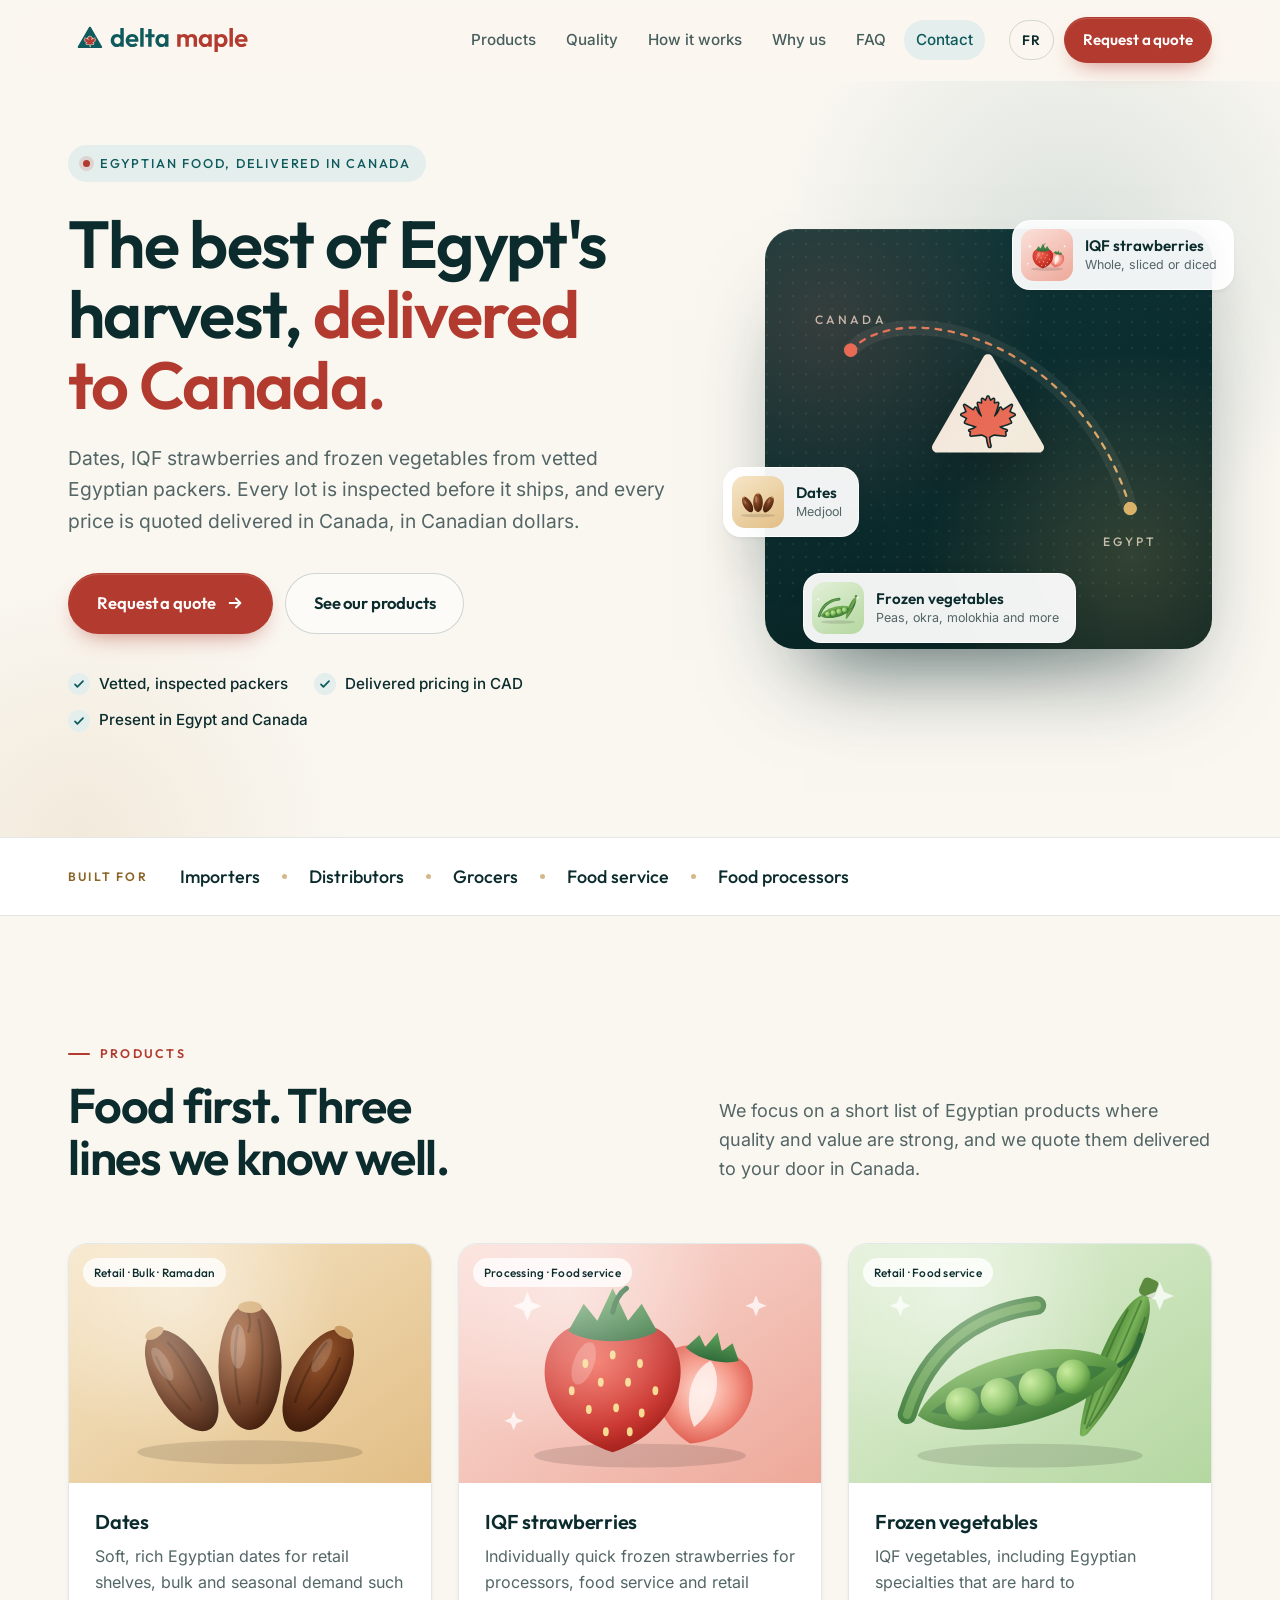
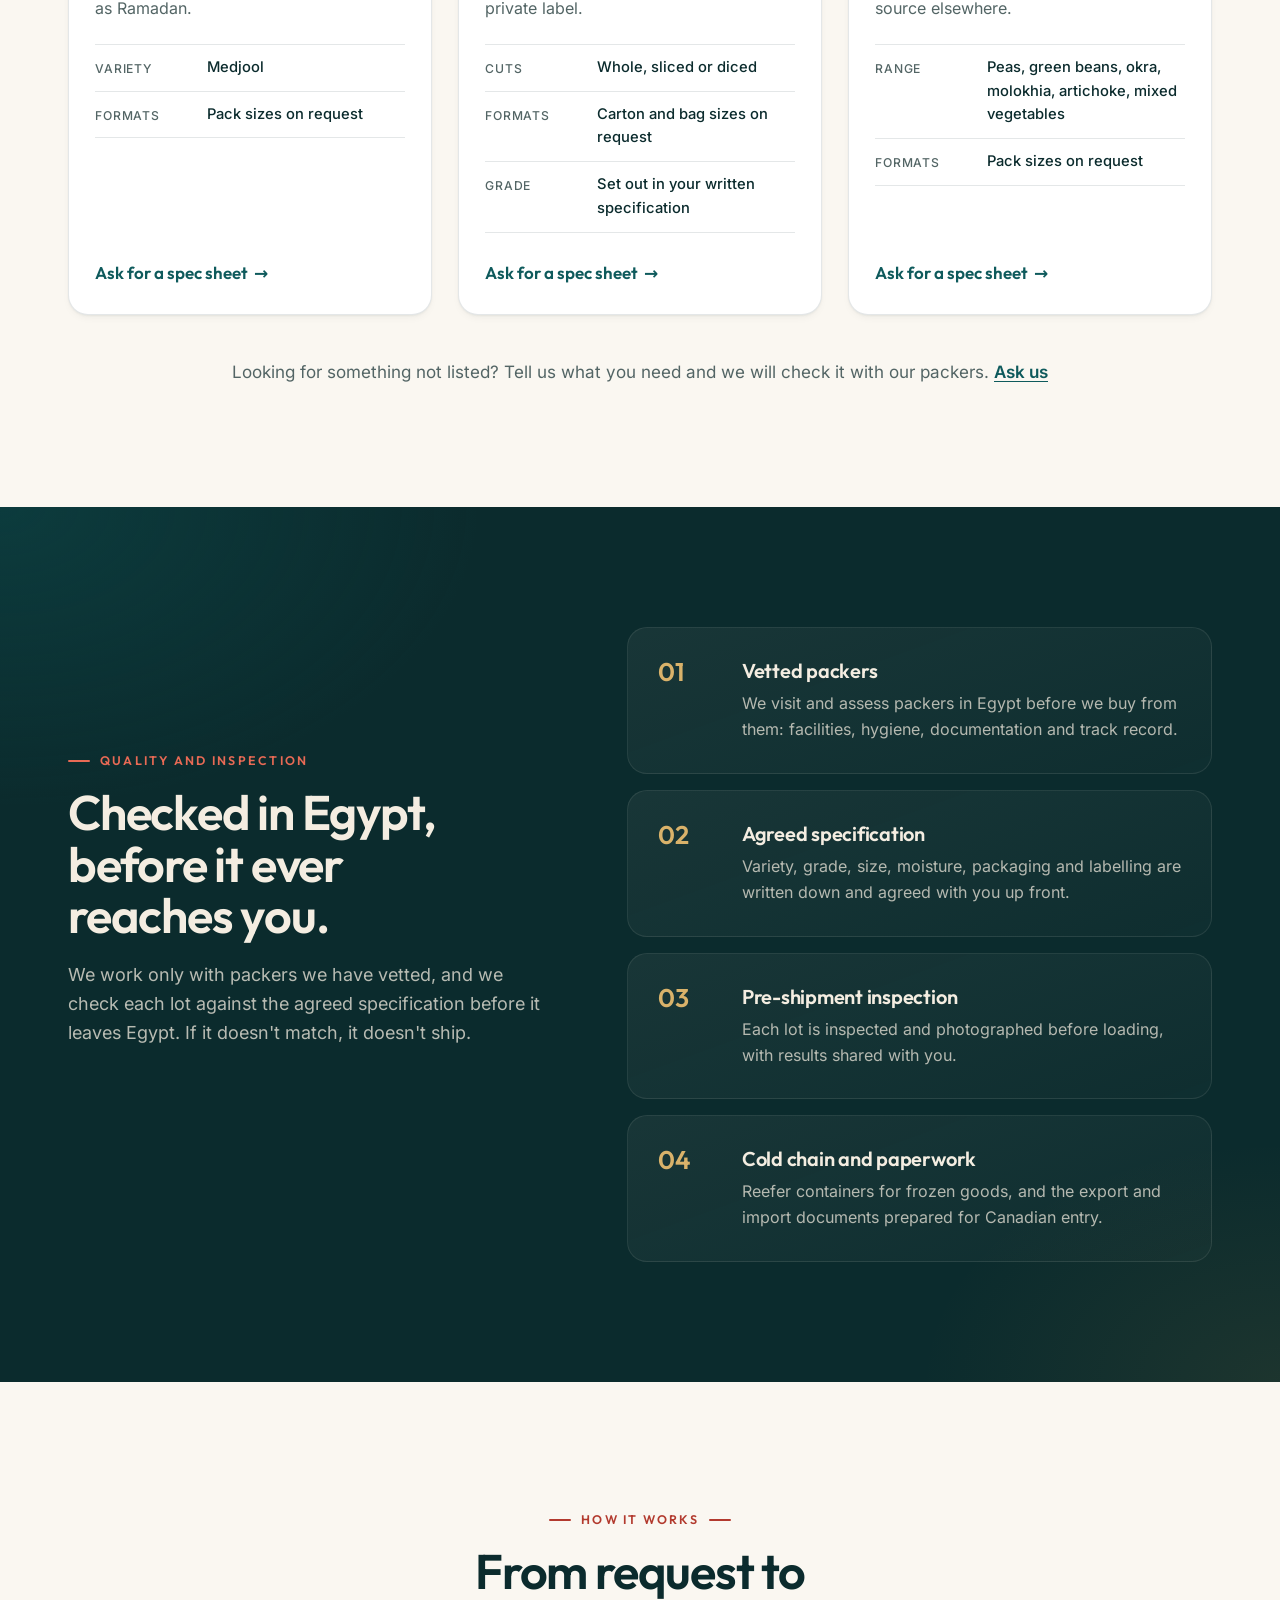
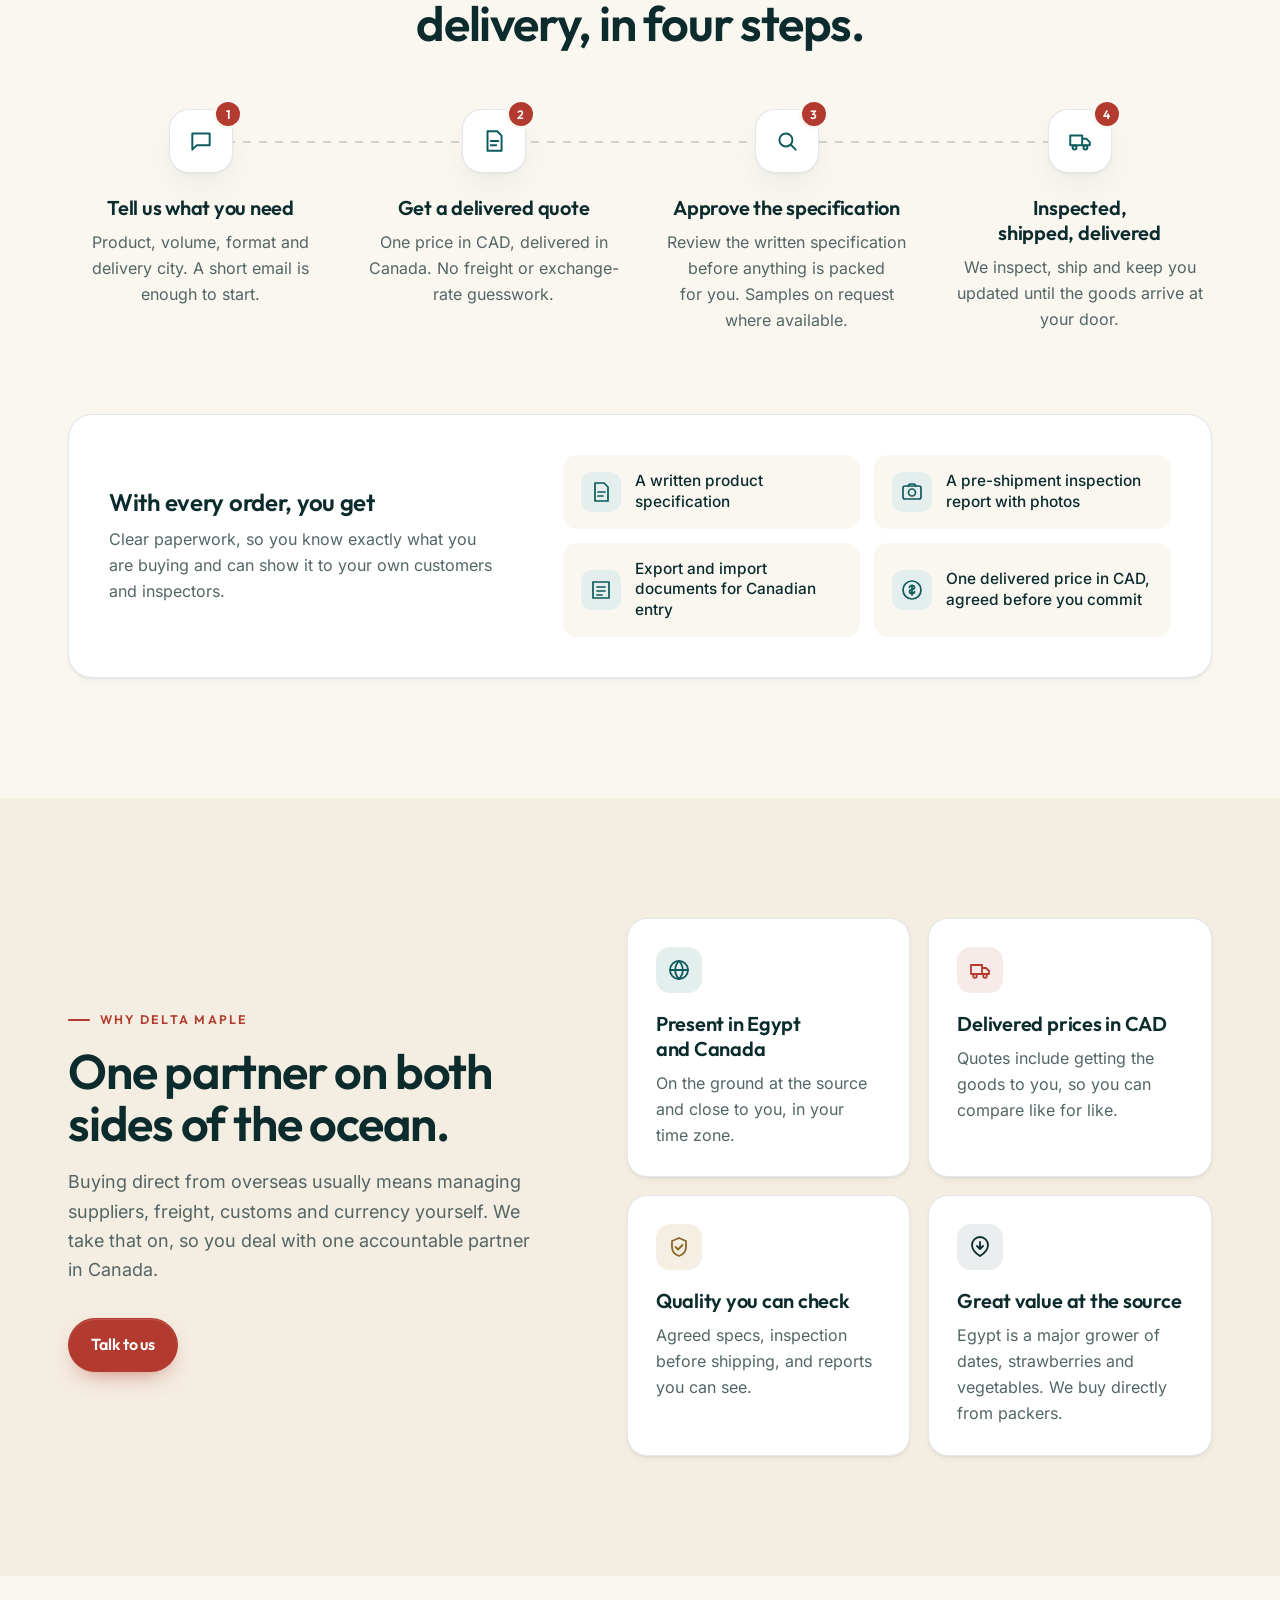
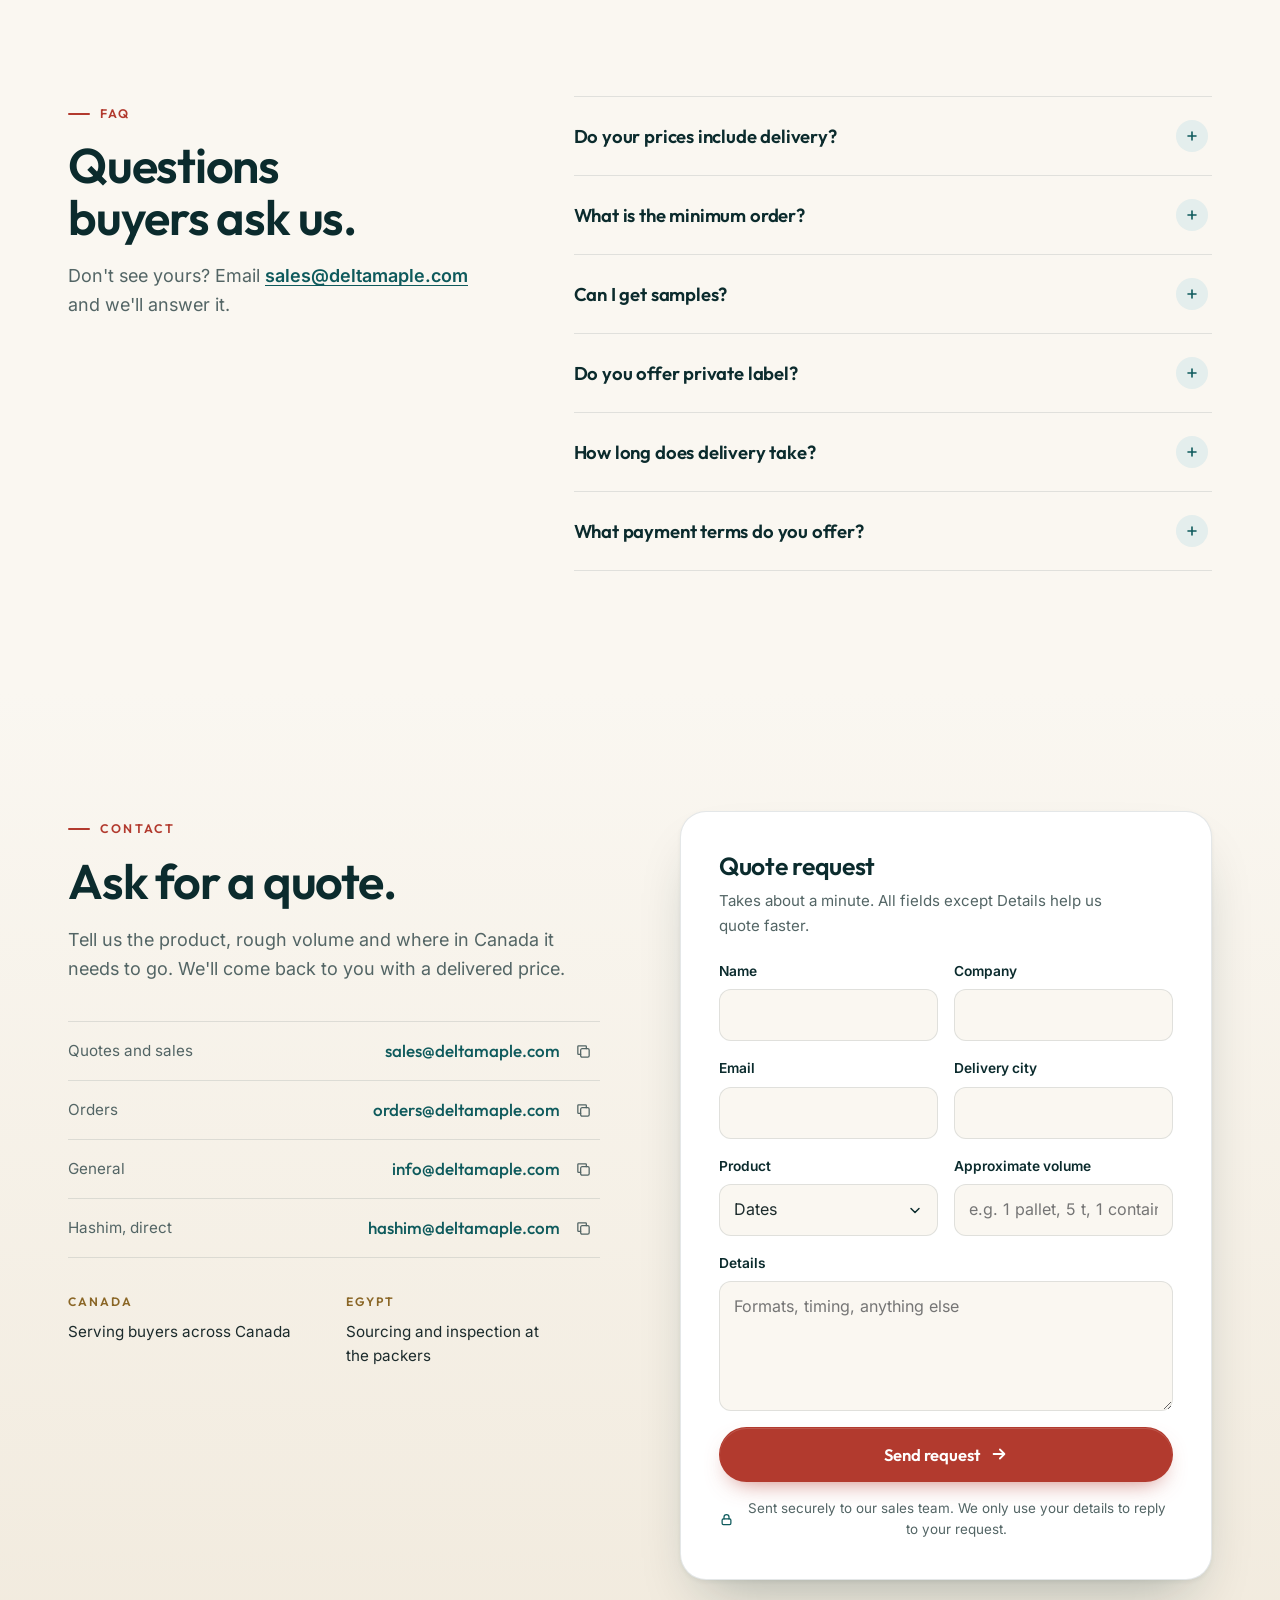
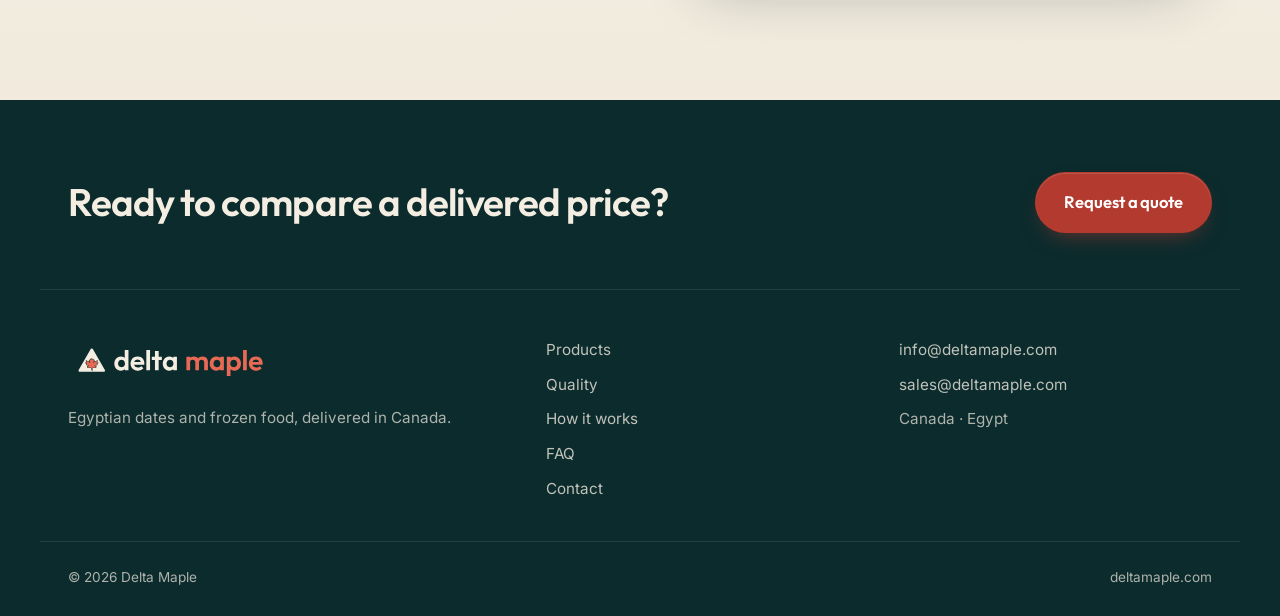
<file: index.html>
<!doctype html>
<html lang="en">
<head>
  <meta charset="utf-8">
  <meta name="viewport" content="width=device-width, initial-scale=1">
  <title>Delta Maple | Egyptian dates and frozen food, delivered in Canada</title>
  <meta name="description" content="Delta Maple supplies Canadian importers, distributors and grocers with Egyptian dates, IQF strawberries and frozen vegetables from vetted, inspected packers. Prices quoted delivered in Canada, in CAD.">
  <link rel="canonical" href="https://deltamaple.com/">
  <meta property="og:site_name" content="Delta Maple">
  <meta property="og:title" content="Delta Maple | Egyptian dates and frozen food, delivered in Canada">
  <meta property="og:description" content="Dates, IQF strawberries and frozen vegetables from vetted Egyptian packers. Inspected before shipping. Quoted delivered in Canada, in CAD.">
  <meta property="og:url" content="https://deltamaple.com/">
  <meta property="og:type" content="website">
  <meta property="og:locale" content="en_CA">
  <meta property="og:locale:alternate" content="fr_CA">
  <meta property="og:image" content="https://deltamaple.com/assets/brand/og-image.jpg">
  <meta property="og:image:width" content="1200">
  <meta property="og:image:height" content="630">
  <meta name="twitter:card" content="summary_large_image">
  <meta name="theme-color" content="#0B2B2D">

  <!-- BRAND: to swap the logo, replace the files in assets/brand/ and keep the same names. -->
  <link rel="icon" type="image/png" href="assets/brand/favicon.png">
  <link rel="apple-touch-icon" href="assets/brand/app-icon.png">

  <!-- Fonts are self-hosted (assets/fonts): faster, and no third-party requests. -->
  <link rel="stylesheet" href="css/styles.css?v=4">

  <script type="application/ld+json">
  {
    "@context": "https://schema.org",
    "@type": "Organization",
    "name": "Delta Maple",
    "url": "https://deltamaple.com/",
    "logo": "https://deltamaple.com/assets/brand/app-icon.png",
    "email": "info@deltamaple.com",
    "description": "Egypt to Canada food trading: dates, IQF strawberries and frozen vegetables from vetted Egyptian packers, quoted delivered in Canada in CAD.",
    "areaServed": "CA",
    "contactPoint": [
      { "@type": "ContactPoint", "contactType": "sales", "email": "sales@deltamaple.com", "availableLanguage": ["English", "French"] },
      { "@type": "ContactPoint", "contactType": "customer service", "email": "orders@deltamaple.com", "availableLanguage": ["English", "French"] }
    ]
  }
  </script>
</head>
<body>
  <a class="skip" href="#main" data-i18n="skip">Skip to content</a>

  <!-- Illustration sprite: used by the hero and product cards. -->
  <svg width="0" height="0" style="position:absolute" aria-hidden="true" focusable="false">
    <defs>
      <radialGradient id="g-date" cx="35%" cy="30%" r="80%"><stop offset="0" stop-color="#A55F31"/><stop offset=".55" stop-color="#6E3618"/><stop offset="1" stop-color="#3E1C0B"/></radialGradient>
      <radialGradient id="g-date2" cx="40%" cy="30%" r="80%"><stop offset="0" stop-color="#94532A"/><stop offset=".6" stop-color="#5E2D14"/><stop offset="1" stop-color="#351708"/></radialGradient>
      <radialGradient id="g-berry" cx="38%" cy="30%" r="85%"><stop offset="0" stop-color="#F0604F"/><stop offset=".6" stop-color="#C9302A"/><stop offset="1" stop-color="#8E1C17"/></radialGradient>
      <radialGradient id="g-half" cx="50%" cy="45%" r="70%"><stop offset="0" stop-color="#FFE1D8"/><stop offset=".45" stop-color="#F59A8A"/><stop offset="1" stop-color="#D23A2F"/></radialGradient>
      <linearGradient id="g-leaf" x1="0" y1="0" x2="0" y2="1"><stop offset="0" stop-color="#5FA35A"/><stop offset="1" stop-color="#2F6B39"/></linearGradient>
      <linearGradient id="g-pod" x1="0" y1="0" x2="0" y2="1"><stop offset="0" stop-color="#78B356"/><stop offset="1" stop-color="#3D7A35"/></linearGradient>
      <radialGradient id="g-pea" cx="35%" cy="30%" r="75%"><stop offset="0" stop-color="#C6EA97"/><stop offset=".6" stop-color="#86C060"/><stop offset="1" stop-color="#4F8C3A"/></radialGradient>
      <linearGradient id="g-okra" x1="0" y1="0" x2="1" y2="0"><stop offset="0" stop-color="#4E8A3A"/><stop offset=".5" stop-color="#7CB65A"/><stop offset="1" stop-color="#3F7630"/></linearGradient>
    </defs>

    <symbol id="ill-dates" viewBox="0 0 200 140">
      <ellipse cx="100" cy="122" rx="66" ry="7" fill="#000" opacity=".12"/>
      <g transform="translate(100 70)">
        <g transform="rotate(-30 -40 10)">
          <ellipse cx="-40" cy="10" rx="16" ry="33" fill="url(#g-date2)"/>
          <path d="M-46 -10 q-3 18 2 38 M-36 -14 q4 16 0 40" stroke="#2A1206" stroke-width="1.4" fill="none" opacity=".35"/>
          <ellipse cx="-45" cy="-4" rx="4" ry="11" fill="#fff" opacity=".18"/>
          <ellipse cx="-40" cy="-22" rx="6" ry="3" fill="#C99A62"/>
        </g>
        <g transform="rotate(28 40 10)">
          <ellipse cx="40" cy="10" rx="16" ry="33" fill="url(#g-date2)"/>
          <path d="M34 -12 q-4 18 0 40 M45 -8 q3 16 -2 36" stroke="#2A1206" stroke-width="1.4" fill="none" opacity=".35"/>
          <ellipse cx="35" cy="-4" rx="4" ry="11" fill="#fff" opacity=".16"/>
          <ellipse cx="40" cy="-22" rx="6" ry="3" fill="#C99A62"/>
        </g>
        <ellipse cx="0" cy="2" rx="18.5" ry="37" fill="url(#g-date)"/>
        <path d="M-7 -22 q-4 22 1 46 M5 -26 q5 20 -1 50 M-1 -30 q2 6 0 12" stroke="#2A1206" stroke-width="1.5" fill="none" opacity=".35"/>
        <ellipse cx="-7" cy="-10" rx="4.5" ry="13" fill="#fff" opacity=".22"/>
        <ellipse cx="0" cy="-33" rx="7" ry="3.4" fill="#D4A86E"/>
      </g>
    </symbol>

    <symbol id="ill-straw" viewBox="0 0 200 140">
      <ellipse cx="100" cy="124" rx="62" ry="7" fill="#000" opacity=".12"/>
      <!-- halved berry -->
      <g transform="translate(138 82) rotate(14)">
        <path d="M0 36 C -30 26, -34 -4, -22 -16 C -12 -24, 12 -24, 22 -16 C 34 -4, 30 26, 0 36 Z" fill="url(#g-half)"/>
        <path d="M0 26 C -10 14, -10 -6, 0 -14 C 10 -6, 10 14, 0 26 Z" fill="#FFF3EE" opacity=".85"/>
        <path d="M-16 -18 l6 -9 5 6 5 -10 5 10 5 -6 6 9 c -8 5 -24 5 -32 0z" fill="url(#g-leaf)"/>
      </g>
      <!-- whole berry -->
      <g transform="translate(84 76)">
        <path d="M0 46 C -42 32, -48 -8, -31 -23 C -19 -33, -6 -29, 0 -23 C 6 -29, 19 -33, 31 -23 C 48 -8, 42 32, 0 46 Z" fill="url(#g-berry)"/>
        <ellipse cx="-17" cy="-6" rx="6" ry="13" transform="rotate(20 -17 -6)" fill="#fff" opacity=".22"/>
        <g fill="#F7D98C">
          <ellipse cx="-16" cy="-6" rx="1.7" ry="2.6"/><ellipse cx="0" cy="-11" rx="1.7" ry="2.6"/><ellipse cx="16" cy="-6" rx="1.7" ry="2.6"/>
          <ellipse cx="-24" cy="10" rx="1.7" ry="2.6"/><ellipse cx="-7" cy="5" rx="1.7" ry="2.6"/><ellipse cx="9" cy="5" rx="1.7" ry="2.6"/><ellipse cx="25" cy="10" rx="1.7" ry="2.6"/>
          <ellipse cx="-14" cy="21" rx="1.7" ry="2.6"/><ellipse cx="2" cy="20" rx="1.7" ry="2.6"/><ellipse cx="17" cy="23" rx="1.7" ry="2.6"/><ellipse cx="-4" cy="34" rx="1.7" ry="2.6"/><ellipse cx="10" cy="34" rx="1.7" ry="2.6"/>
        </g>
        <path d="M-26 -25 l9 -16 8 10 9 -19 9 19 8 -10 9 16 c -12 8 -40 8 -52 0z" fill="url(#g-leaf)"/>
        <path d="M0 -36 q2 -10 8 -14" stroke="#2F6B39" stroke-width="3" fill="none" stroke-linecap="round"/>
      </g>
      <!-- frost -->
      <g fill="#fff" opacity=".75">
        <path d="M34 28 l2.4 6 6 2.4 -6 2.4 -2.4 6 -2.4 -6 -6 -2.4 6 -2.4z"/>
        <path d="M168 30 l1.8 4.4 4.4 1.8 -4.4 1.8 -1.8 4.4 -1.8 -4.4 -4.4 -1.8 4.4 -1.8z"/>
        <path d="M26 98 l1.6 4 4 1.6 -4 1.6 -1.6 4 -1.6 -4 -4 -1.6 4 -1.6z"/>
      </g>
    </symbol>

    <symbol id="ill-veg" viewBox="0 0 200 140">
      <ellipse cx="100" cy="124" rx="66" ry="7" fill="#000" opacity=".12"/>
      <!-- okra -->
      <g transform="translate(150 70) rotate(24)">
        <path d="M0 -44 C 12 -40, 13 10, 2 44 C 0 48, -2 48, -3 44 C -13 10, -12 -40, 0 -44 Z" fill="url(#g-okra)"/>
        <path d="M-1 -40 L 0 42 M-6 -32 Q -8 8 -2 40 M5 -32 Q 8 8 1 40" stroke="#2F5E25" stroke-width="1.2" fill="none" opacity=".5"/>
        <rect x="-5" y="-54" width="10" height="11" rx="3" fill="#5C8B3F"/>
      </g>
      <!-- green bean -->
      <path d="M28 100 C 40 60, 70 40, 104 36" stroke="#3F7D3A" stroke-width="11" fill="none" stroke-linecap="round"/>
      <path d="M28 100 C 40 60, 70 40, 104 36" stroke="#7DB65E" stroke-width="5" fill="none" stroke-linecap="round" opacity=".6"/>
      <!-- pea pod -->
      <g transform="translate(92 84) rotate(-14)">
        <path d="M-60 2 C -38 -26, 40 -26, 62 2 C 40 28, -40 28, -60 2 Z" fill="url(#g-pod)"/>
        <path d="M-52 2 C -32 -10, 34 -10, 54 2 C 34 14, -32 14, -52 2 Z" fill="#2F6B39" opacity=".55"/>
        <circle cx="-33" cy="2" r="10" fill="url(#g-pea)"/><circle cx="-11" cy="3" r="11" fill="url(#g-pea)"/>
        <circle cx="12" cy="3" r="11" fill="url(#g-pea)"/><circle cx="34" cy="2" r="10" fill="url(#g-pea)"/>
        <path d="M62 2 q12 -4 16 -14" stroke="#2F6B39" stroke-width="3" fill="none" stroke-linecap="round"/>
      </g>
      <g fill="#fff" opacity=".75">
        <path d="M176 22 l2.4 6 6 2.4 -6 2.4 -2.4 6 -2.4 -6 -6 -2.4 6 -2.4z"/>
        <path d="M24 30 l1.8 4.4 4.4 1.8 -4.4 1.8 -1.8 4.4 -1.8 -4.4 -4.4 -1.8 4.4 -1.8z"/>
      </g>
    </symbol>
  </svg>

  <!-- ============ HEADER ============ -->
  <header class="site-header" id="top">
    <div class="container nav">
      <a class="brand" href="#top" aria-label="Delta Maple home">
        <img src="assets/brand/logo.svg" alt="Delta Maple" class="brand-logo" width="861" height="209">
      </a>
      <nav class="nav-links" id="nav-links" aria-label="Main">
        <a href="#products" data-i18n="nav.products">Products</a>
        <a href="#quality" data-i18n="nav.quality">Quality</a>
        <a href="#how" data-i18n="nav.how">How it works</a>
        <a href="#why" data-i18n="nav.why">Why us</a>
        <a href="#faq" data-i18n="nav.faq">FAQ</a>
        <a href="#contact" data-i18n="nav.contact">Contact</a>
      </nav>
      <div class="nav-actions">
        <button class="lang-toggle" type="button" id="lang-toggle" lang="fr" aria-label="Passer au français">FR</button>
        <a class="btn btn-primary btn-sm nav-cta" href="#contact" data-i18n="cta.quote">Request a quote</a>
        <button class="menu-toggle" type="button" id="menu-toggle" aria-expanded="false" aria-controls="nav-links" aria-label="Menu">
          <span></span><span></span>
        </button>
      </div>
    </div>
  </header>

  <main id="main">
    <!-- ============ HERO ============ -->
    <section class="hero">
      <div class="container hero-grid">
        <div class="hero-copy">
          <p class="eyebrow load-in" style="--d:0ms"><span class="dot"></span><span data-i18n="hero.eyebrow">Egyptian food, delivered in Canada</span></p>
          <h1 class="load-in" style="--d:80ms" data-i18n="hero.title">The best of Egypt's harvest, <em>delivered to Canada.</em></h1>
          <p class="lede load-in" style="--d:160ms" data-i18n="hero.lede">Dates, IQF strawberries and frozen vegetables from vetted Egyptian packers. Every lot is inspected before it ships, and every price is quoted delivered in Canada, in Canadian dollars.</p>
          <div class="hero-ctas load-in" style="--d:240ms">
            <a class="btn btn-primary btn-lg" href="#contact"><span data-i18n="cta.quote">Request a quote</span><svg class="arrow" viewBox="0 0 20 20" aria-hidden="true"><path d="M4 10h11M11 5l5 5-5 5"/></svg></a>
            <a class="btn btn-ghost btn-lg" href="#products" data-i18n="cta.products">See our products</a>
          </div>
          <ul class="hero-points load-in" style="--d:320ms">
            <li><svg viewBox="0 0 20 20" aria-hidden="true"><path d="M5 10.5l3 3 7-7"/></svg><span data-i18n="hero.p1">Vetted, inspected packers</span></li>
            <li><svg viewBox="0 0 20 20" aria-hidden="true"><path d="M5 10.5l3 3 7-7"/></svg><span data-i18n="hero.p2">Delivered pricing in CAD</span></li>
            <li><svg viewBox="0 0 20 20" aria-hidden="true"><path d="M5 10.5l3 3 7-7"/></svg><span data-i18n="hero.p3">Present in Egypt and Canada</span></li>
          </ul>
        </div>

        <div class="hero-visual load-in" style="--d:200ms" aria-hidden="true">
          <div class="route-card">
            <svg class="route" viewBox="0 0 480 400" role="presentation">
              <defs>
                <linearGradient id="arc" x1="0" y1="0" x2="1" y2="0">
                  <stop offset="0" stop-color="#E86A55"/>
                  <stop offset="1" stop-color="#D9B26A"/>
                </linearGradient>
                <pattern id="dots" width="14" height="14" patternUnits="userSpaceOnUse">
                  <circle cx="2" cy="2" r="1.2" fill="#F4EDE1" opacity=".08"/>
                </pattern>
              </defs>
              <rect width="480" height="400" fill="url(#dots)"/>
              <path d="M92 130 C 150 70, 340 120, 392 300" fill="none" stroke="#F4EDE1" stroke-opacity=".07" stroke-width="16" stroke-linecap="round"/>
              <path class="route-line" d="M392 300 C 340 120, 150 70, 92 130" fill="none" stroke="url(#arc)" stroke-width="2.5" stroke-dasharray="6 8" stroke-linecap="round"/>
              <circle class="pulse" cx="392" cy="300" r="7" fill="#D9B26A"/>
              <circle cx="392" cy="300" r="7" fill="#D9B26A"/>
              <circle class="pulse pulse-2" cx="92" cy="130" r="7" fill="#E86A55"/>
              <circle cx="92" cy="130" r="7" fill="#E86A55"/>
              <text x="392" y="340" text-anchor="middle" class="route-label" data-i18n="route.eg">EGYPT</text>
              <text x="92" y="102" text-anchor="middle" class="route-label">CANADA</text>
            </svg>
            <img class="route-mark" src="assets/brand/mark-on-dark.svg" alt="" width="512" height="512">
          </div>
          <div class="chip chip-a"><span class="chip-ill art-dates"><svg viewBox="0 0 200 140"><use href="#ill-dates"/></svg></span><span><strong data-i18n="p1.title">Dates</strong><small data-i18n="chip.a">Medjool</small></span></div>
          <div class="chip chip-b"><span class="chip-ill art-straw"><svg viewBox="0 0 200 140"><use href="#ill-straw"/></svg></span><span><strong data-i18n="p2.title">IQF strawberries</strong><small data-i18n="p2.v">Whole, sliced or diced</small></span></div>
          <div class="chip chip-c"><span class="chip-ill art-veg"><svg viewBox="0 0 200 140"><use href="#ill-veg"/></svg></span><span><strong data-i18n="p3.title">Frozen vegetables</strong><small data-i18n="chip.c">Peas, okra, molokhia and more</small></span></div>
        </div>
      </div>
    </section>

    <!-- ============ AUDIENCE STRIP ============ -->
    <section class="strip" aria-label="Who we serve">
      <div class="container strip-inner">
        <span class="strip-label" data-i18n="strip.label">Built for</span>
        <ul>
          <li data-i18n="strip.a">Importers</li>
          <li data-i18n="strip.b">Distributors</li>
          <li data-i18n="strip.c">Grocers</li>
          <li data-i18n="strip.d">Food service</li>
          <li data-i18n="strip.e">Food processors</li>
        </ul>
      </div>
    </section>

    <!-- ============ PRODUCTS ============ -->
    <section class="section" id="products">
      <div class="container">
        <div class="section-head split reveal">
          <div>
            <p class="kicker" data-i18n="products.kicker">Products</p>
            <h2 data-i18n="products.title">Food first. Three lines we know well.</h2>
          </div>
          <p data-i18n="products.lede">We focus on a short list of Egyptian products where quality and value are strong, and we quote them delivered to your door in Canada.</p>
        </div>

        <div class="product-grid">
          <article class="product reveal">
            <!-- PHOTO: to use a real photo, replace the <svg> below with <img src="assets/img/dates.jpg" alt="Egyptian dates"> -->
            <div class="product-art art-dates"><svg viewBox="0 0 200 140" aria-hidden="true"><use href="#ill-dates"/></svg><span class="tag" data-i18n="tag.p1">Retail · Bulk · Ramadan</span></div>
            <div class="product-body">
              <h3 data-i18n="p1.title">Dates</h3>
              <p data-i18n="p1.text">Soft, rich Egyptian dates for retail shelves, bulk and seasonal demand such as Ramadan.</p>
              <ul class="spec">
                <li><span data-i18n="spec.varieties">Variety</span><strong data-i18n="p1.v">Medjool</strong></li>
                <li><span data-i18n="spec.formats">Formats</span><strong data-i18n="p1.f">Pack sizes on request</strong></li>
              </ul>
              <a class="text-link" href="#contact" data-product="Dates" data-i18n="cta.spec">Ask for a spec sheet</a>
            </div>
          </article>

          <article class="product reveal">
            <div class="product-art art-straw"><svg viewBox="0 0 200 140" aria-hidden="true"><use href="#ill-straw"/></svg><span class="tag" data-i18n="tag.p2">Processing · Food service</span></div>
            <div class="product-body">
              <h3 data-i18n="p2.title">IQF strawberries</h3>
              <p data-i18n="p2.text">Individually quick frozen strawberries for processors, food service and retail private label.</p>
              <ul class="spec">
                <li><span data-i18n="spec.cuts">Cuts</span><strong data-i18n="p2.v">Whole, sliced or diced</strong></li>
                <li><span data-i18n="spec.formats">Formats</span><strong data-i18n="p2.f">Carton and bag sizes on request</strong></li>
                <li><span data-i18n="spec.grade">Grade</span><strong data-i18n="p2.s">Set out in your written specification</strong></li>
              </ul>
              <a class="text-link" href="#contact" data-product="IQF strawberries" data-i18n="cta.spec">Ask for a spec sheet</a>
            </div>
          </article>

          <article class="product reveal">
            <div class="product-art art-veg"><svg viewBox="0 0 200 140" aria-hidden="true"><use href="#ill-veg"/></svg><span class="tag" data-i18n="tag.p3">Retail · Food service</span></div>
            <div class="product-body">
              <h3 data-i18n="p3.title">Frozen vegetables</h3>
              <p data-i18n="p3.text">IQF vegetables, including Egyptian specialties that are hard to source elsewhere.</p>
              <ul class="spec">
                <li><span data-i18n="spec.range">Range</span><strong data-i18n="p3.v">Peas, green beans, okra, molokhia, artichoke, mixed vegetables</strong></li>
                <li><span data-i18n="spec.formats">Formats</span><strong data-i18n="p3.f">Pack sizes on request</strong></li>
              </ul>
              <a class="text-link" href="#contact" data-product="Frozen vegetables" data-i18n="cta.spec">Ask for a spec sheet</a>
            </div>
          </article>
        </div>

        <p class="note reveal"><span data-i18n="products.note">Looking for something not listed? Tell us what you need and we will check it with our packers.</span> <a href="#contact" data-i18n="products.noteLink">Ask us</a></p>
      </div>
    </section>

    <!-- ============ QUALITY ============ -->
    <section class="section section-dark" id="quality">
      <div class="container quality-grid">
        <div class="section-head reveal">
          <p class="kicker" data-i18n="quality.kicker">Quality and inspection</p>
          <h2 data-i18n="quality.title">Checked in Egypt, before it ever reaches you.</h2>
          <p data-i18n="quality.lede">We work only with packers we have vetted, and we check each lot against the agreed specification before it leaves Egypt. If it doesn't match, it doesn't ship.</p>
        </div>

        <ol class="checks">
          <li class="reveal">
            <span class="num">01</span>
            <div><h3 data-i18n="q1.t">Vetted packers</h3><p data-i18n="q1.d">We visit and assess packers in Egypt before we buy from them: facilities, hygiene, documentation and track record.</p></div>
          </li>
          <li class="reveal">
            <span class="num">02</span>
            <div><h3 data-i18n="q2.t">Agreed specification</h3><p data-i18n="q2.d">Variety, grade, size, moisture, packaging and labelling are written down and agreed with you up front.</p></div>
          </li>
          <li class="reveal">
            <span class="num">03</span>
            <div><h3 data-i18n="q3.t">Pre-shipment inspection</h3><p data-i18n="q3.d">Each lot is inspected and photographed before loading, with results shared with you.</p></div>
          </li>
          <li class="reveal">
            <span class="num">04</span>
            <div><h3 data-i18n="q4.t">Cold chain and paperwork</h3><p data-i18n="q4.d">Reefer containers for frozen goods, and the export and import documents prepared for Canadian entry.</p></div>
          </li>
        </ol>
      </div>
    </section>

    <!-- ============ HOW IT WORKS ============ -->
    <section class="section" id="how">
      <div class="container">
        <div class="section-head center reveal">
          <p class="kicker" data-i18n="how.kicker">How it works</p>
          <h2 data-i18n="how.title">From request to delivery, in four steps.</h2>
        </div>
        <div class="steps">
          <div class="step reveal">
            <div class="step-icon"><svg viewBox="0 0 24 24" aria-hidden="true"><path d="M4 5h16v11H8l-4 4z"/></svg></div>
            <h3 data-i18n="s1.t">Tell us what you need</h3>
            <p data-i18n="s1.d">Product, volume, format and delivery city. A short email is enough to start.</p>
          </div>
          <div class="step reveal">
            <div class="step-icon"><svg viewBox="0 0 24 24" aria-hidden="true"><path d="M6 3h9l4 4v14H6z"/><path d="M9 12h7M9 16h5"/></svg></div>
            <h3 data-i18n="s2.t">Get a delivered quote</h3>
            <p data-i18n="s2.d">One price in CAD, delivered in Canada. No freight or exchange-rate guesswork.</p>
          </div>
          <div class="step reveal">
            <div class="step-icon"><svg viewBox="0 0 24 24" aria-hidden="true"><circle cx="11" cy="11" r="6"/><path d="M20 20l-4.5-4.5"/></svg></div>
            <h3 data-i18n="s3.t">Approve the specification</h3>
            <p data-i18n="s3.d">Review the written specification before anything is packed for you. Samples on request where available.</p>
          </div>
          <div class="step reveal">
            <div class="step-icon"><svg viewBox="0 0 24 24" aria-hidden="true"><path d="M3 7h11v9H3zM14 10h4l3 3v3h-7"/><circle cx="7" cy="18" r="1.8"/><circle cx="17" cy="18" r="1.8"/></svg></div>
            <h3 data-i18n="s4.t">Inspected, shipped, delivered</h3>
            <p data-i18n="s4.d">We inspect, ship and keep you updated until the goods arrive at your door.</p>
          </div>
        </div>

        <div class="docs reveal">
          <div class="docs-head">
            <h3 data-i18n="docs.title">With every order, you get</h3>
            <p data-i18n="docs.lede">Clear paperwork, so you know exactly what you are buying and can show it to your own customers and inspectors.</p>
          </div>
          <ul class="docs-list">
            <li><svg viewBox="0 0 24 24" aria-hidden="true"><path d="M6 3h9l4 4v14H6z"/><path d="M9 12h7M9 16h5"/></svg><span data-i18n="docs.a">A written product specification</span></li>
            <li><svg viewBox="0 0 24 24" aria-hidden="true"><rect x="3" y="6" width="18" height="13" rx="2"/><circle cx="12" cy="12.5" r="3.5"/><path d="M8 6l1.5-2h5L16 6"/></svg><span data-i18n="docs.b">A pre-shipment inspection report with photos</span></li>
            <li><svg viewBox="0 0 24 24" aria-hidden="true"><path d="M4 4h16v16H4z"/><path d="M8 9h8M8 13h8M8 17h5"/></svg><span data-i18n="docs.c">Export and import documents for Canadian entry</span></li>
            <li><svg viewBox="0 0 24 24" aria-hidden="true"><circle cx="12" cy="12" r="9"/><path d="M12 7v10M9.5 9.5c0-1.2 1.1-2 2.5-2s2.5.8 2.5 2-1.1 1.7-2.5 2-2.5.8-2.5 2 1.1 2 2.5 2 2.5-.8 2.5-2"/></svg><span data-i18n="docs.d">One delivered price in CAD, agreed before you commit</span></li>
          </ul>
        </div>
      </div>
    </section>

    <!-- ============ WHY ============ -->
    <section class="section section-cream" id="why">
      <div class="container why-grid">
        <div class="section-head reveal">
          <p class="kicker" data-i18n="why.kicker">Why Delta Maple</p>
          <h2 data-i18n="why.title">One partner on both sides of the ocean.</h2>
          <p data-i18n="why.lede">Buying direct from overseas usually means managing suppliers, freight, customs and currency yourself. We take that on, so you deal with one accountable partner in Canada.</p>
          <a class="btn btn-primary" href="#contact" data-i18n="cta.talk">Talk to us</a>
        </div>
        <div class="why-cards">
          <div class="why-card reveal">
            <div class="why-icon"><svg viewBox="0 0 24 24" aria-hidden="true"><circle cx="12" cy="12" r="9"/><path d="M3 12h18M12 3c2.5 2.6 3.8 5.6 3.8 9s-1.3 6.4-3.8 9c-2.5-2.6-3.8-5.6-3.8-9S9.5 5.6 12 3z"/></svg></div>
            <h3 data-i18n="w1.t">Present in Egypt and Canada</h3>
            <p data-i18n="w1.d">On the ground at the source and close to you, in your time zone.</p>
          </div>
          <div class="why-card reveal">
            <div class="why-icon"><svg viewBox="0 0 24 24" aria-hidden="true"><path d="M3 7h11v9H3zM14 10h4l3 3v3h-7"/><circle cx="7" cy="18" r="1.8"/><circle cx="17" cy="18" r="1.8"/></svg></div>
            <h3 data-i18n="w2.t">Delivered prices in CAD</h3>
            <p data-i18n="w2.d">Quotes include getting the goods to you, so you can compare like for like.</p>
          </div>
          <div class="why-card reveal">
            <div class="why-icon"><svg viewBox="0 0 24 24" aria-hidden="true"><path d="M12 3l7 3v6c0 4.4-3 7.6-7 9-4-1.4-7-4.6-7-9V6z"/><path d="M8.5 12l2.5 2.5 4.5-4.5"/></svg></div>
            <h3 data-i18n="w3.t">Quality you can check</h3>
            <p data-i18n="w3.d">Agreed specs, inspection before shipping, and reports you can see.</p>
          </div>
          <div class="why-card reveal">
            <div class="why-icon"><svg viewBox="0 0 24 24" aria-hidden="true"><path d="M12 21c-5-3-8-7-8-11a8 8 0 0 1 16 0c0 4-3 8-8 11z"/><path d="M12 7v7M9 11l3 3 3-3"/></svg></div>
            <h3 data-i18n="w4.t">Great value at the source</h3>
            <p data-i18n="w4.d">Egypt is a major grower of dates, strawberries and vegetables. We buy directly from packers.</p>
          </div>
        </div>
      </div>
    </section>

    <!-- ============ FAQ ============ -->
    <section class="section" id="faq">
      <div class="container faq-grid">
        <div class="section-head reveal">
          <p class="kicker" data-i18n="faq.kicker">FAQ</p>
          <h2 data-i18n="faq.title">Questions buyers ask us.</h2>
          <p data-i18n="faq.lede">Don't see yours? Email <a href="mailto:sales@deltamaple.com">sales@deltamaple.com</a> and we'll answer it.</p>
        </div>
        <div class="faq-list reveal">
          <details>
            <summary data-i18n="f1.q">Do your prices include delivery?</summary>
            <div class="faq-a"><p data-i18n="f1.a">Yes. We quote in Canadian dollars, delivered to the city you name, so you can compare our price with what you pay today. Your quote states exactly what is included.</p></div>
          </details>
          <details>
            <summary data-i18n="f2.q">What is the minimum order?</summary>
            <div class="faq-a"><p data-i18n="f2.a">It depends on the product and format. Tell us your volume and we'll tell you what's possible.</p></div>
          </details>
          <details>
            <summary data-i18n="f3.q">Can I get samples?</summary>
            <div class="faq-a"><p data-i18n="f3.a">Samples are on request where available. In every case, you approve the written specification before anything is packed for you.</p></div>
          </details>
          <details>
            <summary data-i18n="f4.q">Do you offer private label?</summary>
            <div class="faq-a"><p data-i18n="f4.a">It depends on the packer and the volume. Ask us and we'll check for your product.</p></div>
          </details>
          <details>
            <summary data-i18n="f5.q">How long does delivery take?</summary>
            <div class="faq-a"><p data-i18n="f5.a">Lead time depends on the product, the season and the shipping schedule. We give you a date with your quote.</p></div>
          </details>
          <details>
            <summary data-i18n="f6.q">What payment terms do you offer?</summary>
            <div class="faq-a"><p data-i18n="f6.a">Payment terms are agreed with each customer and set out in your quote.</p></div>
          </details>
        </div>
      </div>
    </section>

    <!-- ============ CONTACT ============ -->
    <section class="section section-tint" id="contact">
      <div class="container contact-grid">
        <div class="contact-info reveal">
          <p class="kicker" data-i18n="contact.kicker">Contact</p>
          <h2 data-i18n="contact.title">Ask for a quote.</h2>
          <p data-i18n="contact.lede">Tell us the product, rough volume and where in Canada it needs to go. We'll come back to you with a delivered price.</p>

          <dl class="emails">
            <div><dt data-i18n="contact.sales">Quotes and sales</dt><dd><a href="mailto:sales@deltamaple.com">sales@deltamaple.com</a><button class="copy" type="button" data-copy="sales@deltamaple.com" aria-label="Copy sales@deltamaple.com"><svg viewBox="0 0 24 24" aria-hidden="true"><rect x="8" y="8" width="12" height="12" rx="2"/><path d="M16 8V5a1 1 0 0 0-1-1H5a1 1 0 0 0-1 1v10a1 1 0 0 0 1 1h3"/></svg></button></dd></div>
            <div><dt data-i18n="contact.orders">Orders</dt><dd><a href="mailto:orders@deltamaple.com">orders@deltamaple.com</a><button class="copy" type="button" data-copy="orders@deltamaple.com" aria-label="Copy orders@deltamaple.com"><svg viewBox="0 0 24 24" aria-hidden="true"><rect x="8" y="8" width="12" height="12" rx="2"/><path d="M16 8V5a1 1 0 0 0-1-1H5a1 1 0 0 0-1 1v10a1 1 0 0 0 1 1h3"/></svg></button></dd></div>
            <div><dt data-i18n="contact.info">General</dt><dd><a href="mailto:info@deltamaple.com">info@deltamaple.com</a><button class="copy" type="button" data-copy="info@deltamaple.com" aria-label="Copy info@deltamaple.com"><svg viewBox="0 0 24 24" aria-hidden="true"><rect x="8" y="8" width="12" height="12" rx="2"/><path d="M16 8V5a1 1 0 0 0-1-1H5a1 1 0 0 0-1 1v10a1 1 0 0 0 1 1h3"/></svg></button></dd></div>
            <div><dt data-i18n="contact.direct">Hashim, direct</dt><dd><a href="mailto:hashim@deltamaple.com">hashim@deltamaple.com</a><button class="copy" type="button" data-copy="hashim@deltamaple.com" aria-label="Copy hashim@deltamaple.com"><svg viewBox="0 0 24 24" aria-hidden="true"><rect x="8" y="8" width="12" height="12" rx="2"/><path d="M16 8V5a1 1 0 0 0-1-1H5a1 1 0 0 0-1 1v10a1 1 0 0 0 1 1h3"/></svg></button></dd></div>
          </dl>

          <div class="offices">
            <div>
              <p class="office-k" data-i18n="contact.ca">Canada</p>
              <p data-i18n="contact.caAddr">Serving buyers across Canada</p>
            </div>
            <div>
              <p class="office-k" data-i18n="contact.eg">Egypt</p>
              <p data-i18n="contact.egAddr">Sourcing and inspection at the packers</p>
            </div>
          </div>
        </div>

        <form class="quote-form reveal" id="quote-form" novalidate>
          <div class="form-body" id="form-body">
          <h3 data-i18n="form.title">Quote request</h3>
          <p class="form-sub" data-i18n="form.sub">Takes about a minute. All fields except Details help us quote faster.</p>
          <div class="field-row">
            <label><span data-i18n="form.name">Name</span><input name="name" autocomplete="name" required maxlength="120"></label>
            <label><span data-i18n="form.company">Company</span><input name="company" autocomplete="organization" required maxlength="160"></label>
          </div>
          <div class="field-row">
            <label><span data-i18n="form.email">Email</span><input name="email" type="email" autocomplete="email" required maxlength="200"></label>
            <label><span data-i18n="form.city">Delivery city</span><input name="city" autocomplete="address-level2" maxlength="120"></label>
          </div>
          <div class="field-row">
            <label><span data-i18n="form.product">Product</span>
              <select name="product">
                <option value="Dates" data-i18n="p1.title">Dates</option>
                <option value="IQF strawberries" data-i18n="p2.title">IQF strawberries</option>
                <option value="Frozen vegetables" data-i18n="p3.title">Frozen vegetables</option>
                <option value="Other" data-i18n="form.other">Other</option>
              </select>
            </label>
            <label><span data-i18n="form.volume">Approximate volume</span><input name="volume" placeholder="e.g. 1 pallet, 5 t, 1 container" data-i18n-ph="form.volumePh" maxlength="120"></label>
          </div>
          <label><span data-i18n="form.msg">Details</span><textarea name="message" rows="4" placeholder="Formats, timing, anything else" data-i18n-ph="form.msgPh" maxlength="4000"></textarea></label>
          <!-- Spam trap: hidden from people, bots fill it in. -->
          <input type="checkbox" name="botcheck" class="hp" tabindex="-1" autocomplete="off" aria-hidden="true">
          <button class="btn btn-primary btn-block btn-lg" type="submit" id="form-submit"><span data-i18n="form.send">Send request</span><svg class="arrow" viewBox="0 0 20 20" aria-hidden="true"><path d="M4 10h11M11 5l5 5-5 5"/></svg></button>
          <p class="form-note"><svg viewBox="0 0 24 24" aria-hidden="true"><rect x="5" y="11" width="14" height="9" rx="2"/><path d="M8 11V8a4 4 0 0 1 8 0v3"/></svg><span data-i18n="form.note">Sent securely to our sales team. We only use your details to reply to your request.</span></p>
          <p class="form-error" id="form-error" role="alert" hidden data-i18n="form.error">Please add your name, company and a valid email.</p>
          <p class="form-error" id="form-fail" role="alert" hidden data-i18n="form.fail">Sorry, your request couldn't be sent. Please try again, or email <a href="mailto:sales@deltamaple.com">sales@deltamaple.com</a>.</p>
          </div>
          <div class="form-success" id="form-done" role="status" tabindex="-1" hidden>
            <svg viewBox="0 0 24 24" aria-hidden="true"><circle cx="12" cy="12" r="10"/><path d="M7.5 12.5l3 3 6-6"/></svg>
            <h3 data-i18n="form.doneT">Thank you, your request is in.</h3>
            <p data-i18n="form.done">We've received your quote request and will reply to the email you gave us with a delivered price.</p>
            <button class="btn btn-ghost" type="button" id="form-again" data-i18n="form.again">Send another request</button>
          </div>
        </form>
      </div>
    </section>
  </main>

  <!-- ============ FOOTER ============ -->
  <footer class="site-footer">
    <div class="container footer-cta">
      <h2 data-i18n="footer.ctaT">Ready to compare a delivered price?</h2>
      <a class="btn btn-primary btn-lg" href="#contact" data-i18n="cta.quote">Request a quote</a>
    </div>
    <div class="container footer-grid">
      <div>
        <img src="assets/brand/logo-on-dark.svg" alt="Delta Maple" class="footer-logo" width="861" height="209">
        <p class="footer-tag" data-i18n="footer.tag">Egyptian dates and frozen food, delivered in Canada.</p>
      </div>
      <nav class="footer-links" aria-label="Footer">
        <a href="#products" data-i18n="nav.products">Products</a>
        <a href="#quality" data-i18n="nav.quality">Quality</a>
        <a href="#how" data-i18n="nav.how">How it works</a>
        <a href="#faq" data-i18n="nav.faq">FAQ</a>
        <a href="#contact" data-i18n="nav.contact">Contact</a>
      </nav>
      <div class="footer-meta">
        <a href="mailto:info@deltamaple.com">info@deltamaple.com</a>
        <a href="mailto:sales@deltamaple.com">sales@deltamaple.com</a>
        <span data-i18n="footer.where">Canada · Egypt</span>
      </div>
    </div>
    <div class="container footer-bottom">
      <span>© <span id="year">2026</span> Delta Maple</span>
      <span>deltamaple.com</span>
    </div>
  </footer>

  <!-- Mobile quick action -->
  <div class="mobile-cta" id="mobile-cta" aria-hidden="true">
    <a class="btn btn-primary btn-block" href="#contact" tabindex="-1" data-i18n="cta.quote">Request a quote</a>
  </div>

  <!-- Quote form key from web3forms.com (sends to sales@deltamaple.com). -->
  <script>window.DM_FORM_KEY = "ffa730c6-6bbe-4d07-9345-cbb51d886401";</script>
  <script src="js/i18n.js?v=4"></script>
  <script src="js/main.js?v=4"></script>
</body>
</html>
</file>
<file: css/styles.css>
/* =========================================================
   Delta Maple — site styles
   Brand colours live in :root. Change them here only.
   ========================================================= */
@font-face {
  font-family: "Outfit";
  src: url("../assets/fonts/outfit-latin.woff2") format("woff2");
  font-weight: 100 900; font-style: normal; font-display: swap;
}
@font-face {
  font-family: "Inter";
  src: url("../assets/fonts/inter-latin.woff2") format("woff2");
  font-weight: 100 900; font-style: normal; font-display: swap;
}

:root {
  --teal: #0E5A5C;
  --teal-050: #E4EEED;
  --red: #B23A2E;
  --red-hover: #992F25;
  --red-dark-bg: #E86A55;
  --gold: #B8893A;
  --gold-text: #8A6626;      /* gold that passes contrast on light backgrounds */
  --gold-dark-bg: #D9B26A;
  --ink: #0B2B2D;
  --ink-2: #113739;
  --cream: #F4EDE1;
  --cream-2: #FAF7F1;
  --paper: #FFFFFF;
  --text: #1C2B2C;
  --muted: #536565;
  --line: rgba(11, 43, 45, .11);

  --font-display: "Outfit", system-ui, sans-serif;
  --font-body: "Inter", system-ui, -apple-system, "Segoe UI", sans-serif;

  --radius: 20px;
  --radius-sm: 12px;
  --shadow-sm: 0 1px 2px rgba(11,43,45,.05), 0 4px 12px -6px rgba(11,43,45,.12);
  --shadow: 0 1px 2px rgba(11,43,45,.05), 0 16px 40px -18px rgba(11,43,45,.22);
  --shadow-lg: 0 2px 4px rgba(11,43,45,.06), 0 30px 60px -24px rgba(11,43,45,.32);
  --ease: cubic-bezier(.2,.7,.2,1);
  --container: 1200px;
  --header-h: 80px;
}

*, *::before, *::after { box-sizing: border-box; }
html { scroll-behavior: smooth; scroll-padding-top: calc(var(--header-h) + 8px); -webkit-text-size-adjust: 100%; }
body {
  margin: 0;
  font-family: var(--font-body);
  font-size: 17px;
  line-height: 1.62;
  color: var(--text);
  background: var(--cream-2);
  -webkit-font-smoothing: antialiased;
  text-rendering: optimizeLegibility;
  font-feature-settings: "cv11", "ss01";
}
img, svg { display: block; max-width: 100%; }
a { color: inherit; }
h1, h2, h3 { font-family: var(--font-display); color: var(--ink); margin: 0; line-height: 1.06; letter-spacing: -.025em; text-wrap: balance; }
h1 { font-size: clamp(2.5rem, 5.2vw, 4.35rem); font-weight: 600; }
h2 { font-size: clamp(2rem, 3.8vw, 3.1rem); font-weight: 600; }
h3 { font-size: 1.25rem; font-weight: 600; letter-spacing: -.012em; line-height: 1.25; }
p { margin: 0; text-wrap: pretty; }
::selection { background: rgba(178,58,46,.18); }

.container { width: 100%; max-width: var(--container); margin: 0 auto; padding: 0 28px; }
@media (max-width: 600px) { .container { padding: 0 16px; } }

.skip { position: absolute; left: -999px; top: 8px; background: var(--ink); color: #fff; padding: 8px 14px; border-radius: 8px; z-index: 100; }
.skip:focus { left: 8px; }

/* Placeholders: easy to find and replace (search for class="ph") */
.ph {
  display: inline;
  background: rgba(184, 137, 58, .13);
  color: #6E4F17;
  border: 1px dashed rgba(184, 137, 58, .75);
  border-radius: 6px;
  padding: 1px 6px;
  font-weight: 500;
  -webkit-box-decoration-break: clone; box-decoration-break: clone;
}
.ph-dark { background: rgba(217, 178, 106, .1); color: var(--gold-dark-bg); border-color: rgba(217,178,106,.5); }

/* ---------- Buttons ---------- */
.btn {
  display: inline-flex; align-items: center; justify-content: center; gap: 10px;
  font-family: var(--font-display); font-weight: 600; font-size: 1rem; letter-spacing: -.005em;
  padding: 13px 22px; border-radius: 999px; text-decoration: none;
  border: 1.5px solid transparent; cursor: pointer; white-space: nowrap;
  transition: transform .2s var(--ease), background-color .2s ease, box-shadow .2s ease, color .2s ease, border-color .2s ease;
}
.btn:hover { transform: translateY(-1px); }
.btn:active { transform: translateY(0); }
.btn .arrow { width: 18px; height: 18px; fill: none; stroke: currentColor; stroke-width: 2; stroke-linecap: round; stroke-linejoin: round; transition: transform .2s var(--ease); }
.btn:hover .arrow { transform: translateX(3px); }
:focus-visible { outline: 3px solid rgba(184,137,58,.6); outline-offset: 3px; border-radius: 6px; }
.btn:focus-visible { border-radius: 999px; }
.btn-primary { background: var(--red); color: #fff; box-shadow: 0 10px 24px -12px rgba(178,58,46,.75), inset 0 1px 0 rgba(255,255,255,.14); }
.btn-primary:hover { background: var(--red-hover); box-shadow: 0 14px 28px -12px rgba(178,58,46,.8), inset 0 1px 0 rgba(255,255,255,.14); }
.btn-ghost { border-color: rgba(11,43,45,.18); color: var(--ink); background: rgba(255,255,255,.5); }
.btn-ghost:hover { border-color: var(--ink); background: #fff; }
.btn-sm { padding: 10px 18px; font-size: .95rem; }
.btn-lg { padding: 16px 28px; font-size: 1.04rem; }
.btn-block { width: 100%; }

/* ---------- Header ---------- */
.site-header {
  position: sticky; top: 0; z-index: 50;
  background: rgba(250, 247, 241, .8);
  backdrop-filter: saturate(170%) blur(16px);
  -webkit-backdrop-filter: saturate(170%) blur(16px);
  border-bottom: 1px solid transparent;
  transition: border-color .25s ease, box-shadow .25s ease, background-color .25s ease;
}
.site-header.scrolled { border-bottom-color: var(--line); box-shadow: 0 8px 30px -22px rgba(11,43,45,.45); background: rgba(250,247,241,.9); }
.nav { height: var(--header-h); display: flex; align-items: center; gap: 24px; }
.brand { display: flex; align-items: center; flex-shrink: 0; }
.brand-logo { height: 46px; width: auto; }
.nav-links { display: flex; gap: 6px; margin-left: auto; }
.nav-links a { text-decoration: none; font-weight: 500; font-size: .95rem; color: var(--ink); opacity: .75; padding: 8px 12px; border-radius: 999px; transition: opacity .2s ease, background-color .2s ease; }
.nav-links a:hover { opacity: 1; background: rgba(11,43,45,.05); }
.nav-links a.active { opacity: 1; background: var(--teal-050); color: var(--teal); }
.nav-actions { display: flex; align-items: center; gap: 10px; }
.lang-toggle {
  font-family: var(--font-display); font-weight: 600; font-size: .85rem; letter-spacing: .06em;
  background: transparent; border: 1.5px solid rgba(11,43,45,.16); color: var(--ink);
  border-radius: 999px; min-width: 44px; height: 40px; padding: 0 12px; cursor: pointer;
  transition: border-color .2s ease, background-color .2s ease;
}
.lang-toggle:hover { border-color: var(--ink); background: #fff; }
.menu-toggle { display: none; width: 44px; height: 44px; border: 0; background: transparent; cursor: pointer; position: relative; border-radius: 12px; }
.menu-toggle span { position: absolute; left: 11px; right: 11px; height: 2px; background: var(--ink); border-radius: 2px; transition: transform .3s var(--ease), top .3s var(--ease); }
.menu-toggle span:first-child { top: 17px; }
.menu-toggle span:last-child { top: 25px; }
.menu-open .menu-toggle span:first-child { top: 21px; transform: rotate(45deg); }
.menu-open .menu-toggle span:last-child { top: 21px; transform: rotate(-45deg); }

@media (max-width: 1100px) {
  .nav-cta { display: none; }
  .menu-toggle { display: block; }
  .nav-actions { margin-left: auto; }
  .nav-links {
    position: fixed; top: var(--header-h); left: 0; right: 0;
    flex-direction: column; gap: 0; margin: 0;
    background: var(--cream-2); border-bottom: 1px solid var(--line);
    padding: 8px 16px 20px; box-shadow: 0 30px 40px -30px rgba(11,43,45,.35);
    transform: translateY(-8px); opacity: 0; visibility: hidden;
    transition: opacity .2s ease, transform .25s var(--ease), visibility 0s linear .25s;
  }
  .nav-links a { padding: 15px 6px; font-size: 1.12rem; border-bottom: 1px solid var(--line); border-radius: 0; opacity: 1; }
  .nav-links a.active { background: transparent; }
  .menu-open .nav-links { transform: none; opacity: 1; visibility: visible; transition: opacity .2s ease, transform .25s var(--ease); }
}
@media (max-width: 420px) { .brand-logo { height: 38px; } :root { --header-h: 68px; } }

/* ---------- Load-in & reveal ---------- */
.load-in { animation: rise .8s var(--ease) both; animation-delay: var(--d, 0ms); }
@keyframes rise { from { opacity: 0; transform: translateY(16px); } to { opacity: 1; transform: none; } }
.js .reveal { opacity: 0; transform: translateY(22px); transition: opacity .8s var(--ease), transform .8s var(--ease); transition-delay: var(--rd, 0ms); }
.js .reveal.in { opacity: 1; transform: none; }

/* ---------- Hero ---------- */
.hero { position: relative; padding: 64px 0 104px; overflow: hidden; isolation: isolate; }
.hero::before {
  content: ""; position: absolute; z-index: -1; right: -220px; top: -260px; width: 860px; height: 860px;
  background: radial-gradient(closest-side, rgba(14,90,92,.13), transparent 70%);
}
.hero::after {
  content: ""; position: absolute; z-index: -1; left: -300px; bottom: -380px; width: 760px; height: 760px;
  background: radial-gradient(closest-side, rgba(184,137,58,.12), transparent 70%);
}
.hero-grid { display: grid; grid-template-columns: 1.12fr .88fr; gap: 64px; align-items: center; }
.eyebrow {
  display: inline-flex; align-items: center; gap: 10px;
  font-family: var(--font-display); font-weight: 500; font-size: .8rem; letter-spacing: .14em; text-transform: uppercase;
  color: var(--teal); background: var(--teal-050); padding: 8px 15px; border-radius: 999px; margin-bottom: 26px;
}
.eyebrow .dot { width: 7px; height: 7px; border-radius: 50%; background: var(--red); box-shadow: 0 0 0 4px rgba(178,58,46,.15); }
.hero h1 em { font-style: normal; color: var(--red); }
.lede { font-size: 1.2rem; color: var(--muted); margin-top: 24px; max-width: 33em; }
.hero-ctas { display: flex; flex-wrap: wrap; gap: 12px; margin-top: 36px; }
.hero-points { list-style: none; padding: 0; margin: 38px 0 0; display: flex; flex-wrap: wrap; gap: 12px 26px; }
.hero-points li { display: flex; align-items: center; gap: 9px; font-weight: 500; font-size: .95rem; color: var(--ink); }
.hero-points svg { width: 22px; height: 22px; fill: none; stroke: var(--teal); stroke-width: 2.2; stroke-linecap: round; stroke-linejoin: round; background: var(--teal-050); border-radius: 50%; padding: 3px; flex-shrink: 0; }

.hero-visual { position: relative; padding: 28px 0 28px 28px; }
.route-card {
  position: relative; background: linear-gradient(160deg, #10393B 0%, var(--ink) 55%, #08211F 100%);
  border-radius: 30px; overflow: hidden;
  box-shadow: 0 50px 90px -40px rgba(11,43,45,.65), inset 0 1px 0 rgba(255,255,255,.06);
  aspect-ratio: 480 / 450;
}
.route-card::after {
  content: ""; position: absolute; inset: 0; pointer-events: none;
  background: radial-gradient(circle at 82% 78%, rgba(217,178,106,.2), transparent 42%), radial-gradient(circle at 14% 22%, rgba(232,106,85,.18), transparent 42%);
}
.route { position: absolute; inset: 0; width: 100%; height: auto; }
.route-line { stroke-dashoffset: 420; animation: dash 3s var(--ease) .4s forwards; }
@keyframes dash { from { stroke-dashoffset: 420; } to { stroke-dashoffset: 0; } }
.pulse { transform-box: fill-box; transform-origin: center; animation: pulse 2.8s ease-out infinite; }
.pulse-2 { animation-delay: 1.4s; }
@keyframes pulse { 0% { transform: scale(1); opacity: .55; } 100% { transform: scale(4.2); opacity: 0; } }
.route-label { font-family: var(--font-display); font-weight: 500; font-size: 13px; letter-spacing: .26em; fill: var(--cream); opacity: .78; }
.route-mark { position: absolute; left: 50%; top: 41%; width: 120px; height: 120px; transform: translate(-50%, -50%); filter: drop-shadow(0 18px 30px rgba(0,0,0,.35)); }
.route-stats {
  position: absolute; left: 16px; right: 16px; bottom: 16px; z-index: 1;
  display: grid; grid-template-columns: repeat(3, 1fr);
  background: rgba(244,237,225,.06); border: 1px solid rgba(244,237,225,.12);
  border-radius: 18px; backdrop-filter: blur(8px); -webkit-backdrop-filter: blur(8px);
}
.route-stats div { padding: 14px 16px; }
.route-stats div + div { border-left: 1px solid rgba(244,237,225,.12); }
.route-stats .k { display: block; font-family: var(--font-display); font-size: .7rem; letter-spacing: .16em; text-transform: uppercase; color: var(--gold-dark-bg); }
.route-stats .v { display: block; color: var(--cream); font-weight: 500; font-size: .92rem; line-height: 1.35; margin-top: 4px; }

.chip {
  position: absolute; z-index: 2; display: flex; align-items: center; gap: 12px;
  background: rgba(255,255,255,.94); backdrop-filter: blur(10px); -webkit-backdrop-filter: blur(10px);
  border: 1px solid rgba(255,255,255,.9);
  padding: 8px 16px 8px 8px; border-radius: 18px; box-shadow: var(--shadow-lg);
  animation: float 7s ease-in-out infinite;
}
.chip-ill { width: 52px; height: 52px; border-radius: 13px; display: grid; place-items: center; overflow: hidden; flex-shrink: 0; }
.chip-ill svg { width: 150%; height: 150%; }
.chip strong { display: block; font-family: var(--font-display); font-weight: 600; font-size: .95rem; color: var(--ink); line-height: 1.2; }
.chip small { display: block; font-size: .78rem; color: var(--muted); line-height: 1.3; margin-top: 2px; }
.chip-a { left: -14px; top: 56%; }
.chip-b { right: -22px; top: 4%; animation-delay: -2.3s; }
.chip-c { left: 14%; bottom: 7%; animation-delay: -4.6s; }
@keyframes float { 0%, 100% { transform: translateY(0); } 50% { transform: translateY(-8px); } }

@media (max-width: 1100px) { .chip-b, .chip-c { right: 0; } }
@media (max-width: 960px) {
  .hero { padding: 36px 0 72px; }
  .hero-grid { grid-template-columns: 1fr; gap: 40px; }
  .hero-visual { max-width: 580px; padding: 0; display: grid; gap: 10px; }
  .chip { position: static; animation: none; box-shadow: var(--shadow-sm); border-color: var(--line); }
  .chip-b { order: 1; } .chip-c { order: 2; }
}
@media (max-width: 480px) {
  .route-stats { grid-template-columns: 1fr; }
  .route-stats div + div { border-left: 0; border-top: 1px solid rgba(244,237,225,.12); }
  .route-stats div { padding: 10px 14px; display: flex; justify-content: space-between; align-items: baseline; gap: 12px; }
  .route-stats .v { margin: 0; text-align: right; }
  .route-card { aspect-ratio: 480 / 420; }
  .route-mark { top: 40%; width: 84px; height: 84px; }
  .hero-ctas .btn { flex: 1 1 100%; }
}

/* ---------- Strip ---------- */
.strip { border-top: 1px solid var(--line); border-bottom: 1px solid var(--line); background: var(--paper); }
.strip-inner { display: flex; align-items: center; gap: 32px; padding-top: 24px; padding-bottom: 24px; flex-wrap: wrap; }
.strip-label { font-family: var(--font-display); font-size: .76rem; letter-spacing: .18em; text-transform: uppercase; color: var(--gold-text); font-weight: 600; }
.strip ul { list-style: none; display: flex; flex-wrap: wrap; gap: 10px 0; padding: 0; margin: 0; }
.strip li { font-family: var(--font-display); font-weight: 500; font-size: 1.12rem; color: var(--ink); display: flex; align-items: center; }
.strip li + li::before { content: ""; width: 5px; height: 5px; border-radius: 50%; background: var(--gold); opacity: .6; margin: 0 22px; }
@media (max-width: 600px) { .strip ul { gap: 8px 20px; } .strip li { font-size: 1rem; } .strip li + li::before { display: none; } .strip-inner { gap: 12px; } }

/* ---------- Sections ---------- */
.section { padding: 120px 0; }
@media (max-width: 760px) { .section { padding: 76px 0; } }
.section-head { max-width: 640px; margin-bottom: 60px; }
.section-head.center { margin-left: auto; margin-right: auto; text-align: center; }
.section-head.split { max-width: none; display: grid; grid-template-columns: 1.1fr .9fr; gap: 48px; align-items: end; }
.section-head.split > p { margin-top: 0 !important; }
@media (max-width: 860px) { .section-head.split { grid-template-columns: 1fr; gap: 0; } .section-head.split > p { margin-top: 18px !important; } }
.section-head p:not(.kicker) { color: var(--muted); font-size: 1.12rem; margin-top: 18px; }
.kicker {
  display: inline-flex; align-items: center; gap: 10px;
  font-family: var(--font-display); font-weight: 600; font-size: .78rem; letter-spacing: .18em; text-transform: uppercase;
  color: var(--red); margin-bottom: 16px;
}
.kicker::before { content: ""; width: 22px; height: 2px; background: currentColor; border-radius: 2px; }
.section-head.center .kicker::after { content: ""; width: 22px; height: 2px; background: currentColor; border-radius: 2px; }
.section-dark { background: var(--ink); color: rgba(244,237,225,.82); position: relative; overflow: hidden; }
.section-dark::before {
  content: ""; position: absolute; inset: 0; pointer-events: none;
  background: radial-gradient(800px 500px at 0% 0%, rgba(14,90,92,.35), transparent 60%), radial-gradient(600px 400px at 100% 100%, rgba(184,137,58,.1), transparent 60%);
}
.section-dark h2, .section-dark h3 { color: var(--cream); }
.section-dark .kicker { color: var(--red-dark-bg); }
.section-dark .section-head p:not(.kicker):not(.cert-title) { color: rgba(244,237,225,.74); }
.section-cream { background: var(--cream); }
.section-tint { background: linear-gradient(180deg, var(--cream-2), #F1EADD); }
.note { text-align: center; color: var(--muted); margin-top: 44px; }
.note a { color: var(--teal); font-weight: 600; text-underline-offset: 3px; }

/* ---------- Products ---------- */
.product-grid { display: grid; grid-template-columns: repeat(3, 1fr); gap: 26px; }
.product {
  background: var(--paper); border-radius: var(--radius); overflow: hidden;
  border: 1px solid var(--line); box-shadow: var(--shadow-sm);
  display: flex; flex-direction: column;
  transition: transform .35s var(--ease), box-shadow .35s var(--ease), opacity .8s var(--ease);
}
.product:hover { transform: translateY(-6px); box-shadow: var(--shadow-lg); }
.product-art { aspect-ratio: 200 / 132; display: grid; place-items: center; position: relative; overflow: hidden; }
.product-art svg { width: 100%; height: 100%; transition: transform .6s var(--ease); }
.product:hover .product-art svg { transform: scale(1.06) rotate(-1deg); }
.product-art::after { content: ""; position: absolute; inset: 0; background: radial-gradient(circle at 30% 20%, rgba(255,255,255,.45), transparent 50%); pointer-events: none; }
.art-dates { background: linear-gradient(145deg, #F6E6C8, #E2BE85); }
.art-straw { background: linear-gradient(145deg, #FBE0DA, #EDA899); }
.art-veg { background: linear-gradient(145deg, #E3F0D8, #B4D7A0); }
.tag {
  position: absolute; left: 14px; top: 14px; z-index: 1;
  font-family: var(--font-display); font-size: .74rem; font-weight: 500; letter-spacing: .02em;
  color: var(--ink); background: rgba(255,255,255,.78); backdrop-filter: blur(6px); -webkit-backdrop-filter: blur(6px);
  padding: 5px 11px; border-radius: 999px;
}
.product-body { padding: 26px 26px 28px; display: flex; flex-direction: column; flex: 1; }
.product-body > p { color: var(--muted); margin-top: 10px; font-size: 1rem; }
.spec { list-style: none; padding: 0; margin: 22px 0 26px; border-top: 1px solid var(--line); }
.spec li { display: grid; grid-template-columns: 100px 1fr; gap: 12px; padding: 11px 0; border-bottom: 1px solid var(--line); font-size: .92rem; }
.spec li > span { color: var(--muted); font-size: .76rem; letter-spacing: .07em; text-transform: uppercase; padding-top: 3px; font-weight: 500; }
.spec strong { font-weight: 500; color: var(--ink); }
.text-link { margin-top: auto; font-family: var(--font-display); font-weight: 600; color: var(--teal); text-decoration: none; display: inline-flex; align-items: center; gap: 6px; align-self: flex-start; }
.text-link::after { content: "→"; transition: transform .25s var(--ease); }
.text-link:hover::after { transform: translateX(4px); }
@media (max-width: 960px) { .product-grid { grid-template-columns: 1fr; max-width: 560px; margin: 0 auto; } }

/* ---------- Quality ---------- */
.quality-grid { display: grid; grid-template-columns: .9fr 1.1fr; gap: 80px; align-items: start; position: relative; }
.quality-grid .section-head { margin-bottom: 0; position: sticky; top: calc(var(--header-h) + 36px); }
.cert-box { margin-top: 38px; padding: 20px 22px; border-radius: var(--radius-sm); border: 1px solid rgba(244,237,225,.14); background: rgba(244,237,225,.04); }
.cert-title { font-family: var(--font-display); font-size: .76rem; letter-spacing: .16em; text-transform: uppercase; color: var(--gold-dark-bg) !important; margin: 0 0 10px !important; font-weight: 600; }
.checks { list-style: none; padding: 0; margin: 0; display: grid; gap: 16px; }
.checks li {
  display: grid; grid-template-columns: 64px 1fr; gap: 20px; align-items: start;
  padding: 30px; border-radius: var(--radius);
  background: linear-gradient(160deg, rgba(244,237,225,.06), rgba(244,237,225,.02));
  border: 1px solid rgba(244,237,225,.09);
  transition: border-color .3s ease, transform .35s var(--ease), opacity .8s var(--ease);
}
.checks li:hover { border-color: rgba(217,178,106,.4); transform: translateX(4px); }
.checks .num { font-family: var(--font-display); font-weight: 600; font-size: 1.6rem; color: var(--gold-dark-bg); line-height: 1.1; }
.checks p { margin-top: 8px; color: rgba(244,237,225,.72); font-size: 1rem; }
@media (max-width: 960px) {
  .quality-grid { grid-template-columns: 1fr; gap: 44px; }
  .quality-grid .section-head { position: static; }
}
@media (max-width: 480px) { .checks li { grid-template-columns: 1fr; gap: 6px; padding: 22px; } }

/* ---------- Steps ---------- */
.steps { display: grid; grid-template-columns: repeat(4, 1fr); gap: 28px; counter-reset: step; position: relative; }
.steps::before { content: ""; position: absolute; top: 32px; left: 12.5%; right: 12.5%; height: 2px; background: repeating-linear-gradient(90deg, rgba(11,43,45,.18) 0 8px, transparent 8px 16px); }
.step { position: relative; text-align: center; padding: 0 6px; }
.step-icon {
  width: 64px; height: 64px; margin: 0 auto 22px; border-radius: 20px;
  display: grid; place-items: center; background: var(--paper); border: 1px solid var(--line); box-shadow: var(--shadow);
  position: relative; transition: transform .35s var(--ease);
}
.step:hover .step-icon { transform: translateY(-4px) rotate(-3deg); }
.step-icon::after {
  counter-increment: step; content: counter(step);
  position: absolute; top: -8px; right: -8px; width: 24px; height: 24px; border-radius: 50%;
  background: var(--red); color: #fff; font-family: var(--font-display); font-size: .76rem; font-weight: 600;
  display: grid; place-items: center; box-shadow: 0 0 0 3px var(--cream-2);
}
.step-icon svg { width: 26px; height: 26px; fill: none; stroke: var(--teal); stroke-width: 1.8; stroke-linecap: round; stroke-linejoin: round; }
.step p { color: var(--muted); margin-top: 10px; font-size: 1rem; }
@media (max-width: 960px) {
  .steps { grid-template-columns: 1fr 1fr; gap: 48px 24px; }
  .steps::before { display: none; }
}
@media (max-width: 520px) {
  .steps { grid-template-columns: 1fr; gap: 28px; }
  .step { text-align: left; display: grid; grid-template-columns: 64px 1fr; column-gap: 18px; padding: 0; }
  .step-icon { margin: 0; grid-row: span 2; }
  .step p { margin-top: 4px; }
}

.docs {
  margin-top: 80px; display: grid; grid-template-columns: .8fr 1.2fr; gap: 48px; align-items: center;
  background: var(--paper); border: 1px solid var(--line); border-radius: 24px; padding: 40px; box-shadow: var(--shadow-sm);
}
.docs-head p { color: var(--muted); margin-top: 10px; font-size: 1rem; }
.docs-head h3 { font-size: 1.5rem; }
.docs-list { list-style: none; padding: 0; margin: 0; display: grid; grid-template-columns: 1fr 1fr; gap: 14px; }
.docs-list li { display: flex; gap: 14px; align-items: center; padding: 16px 18px; background: var(--cream-2); border-radius: 14px; font-weight: 500; color: var(--ink); font-size: .96rem; line-height: 1.35; }
.docs-list svg { width: 40px; height: 40px; flex-shrink: 0; padding: 8px; border-radius: 11px; background: var(--teal-050); fill: none; stroke: var(--teal); stroke-width: 1.7; stroke-linecap: round; stroke-linejoin: round; }
@media (max-width: 960px) { .docs { grid-template-columns: 1fr; gap: 24px; padding: 28px; } }
@media (max-width: 560px) { .docs-list { grid-template-columns: 1fr; } .docs { padding: 22px 18px; margin-top: 56px; } }

/* ---------- Why ---------- */
.why-grid { display: grid; grid-template-columns: .9fr 1.1fr; gap: 80px; align-items: center; }
.why-grid .section-head { margin-bottom: 0; }
.why-grid .section-head .btn { margin-top: 34px; }
.why-cards { display: grid; grid-template-columns: 1fr 1fr; gap: 18px; }
.why-card { background: var(--paper); border-radius: var(--radius); padding: 28px; border: 1px solid var(--line); box-shadow: var(--shadow-sm); transition: transform .35s var(--ease), box-shadow .35s var(--ease), opacity .8s var(--ease); }
.why-card:hover { transform: translateY(-4px); box-shadow: var(--shadow); }
.why-icon { width: 46px; height: 46px; border-radius: 14px; display: grid; place-items: center; margin-bottom: 18px; background: var(--teal-050); }
.why-icon svg { width: 24px; height: 24px; fill: none; stroke: var(--teal); stroke-width: 1.8; stroke-linecap: round; stroke-linejoin: round; }
.why-card:nth-child(2) .why-icon { background: rgba(178,58,46,.1); } .why-card:nth-child(2) .why-icon svg { stroke: var(--red); }
.why-card:nth-child(3) .why-icon { background: rgba(184,137,58,.14); } .why-card:nth-child(3) .why-icon svg { stroke: var(--gold-text); }
.why-card:nth-child(4) .why-icon { background: rgba(11,43,45,.08); } .why-card:nth-child(4) .why-icon svg { stroke: var(--ink); }
.why-card p { color: var(--muted); margin-top: 10px; font-size: 1rem; }
@media (max-width: 960px) { .why-grid { grid-template-columns: 1fr; gap: 44px; } }
@media (max-width: 560px) { .why-cards { grid-template-columns: 1fr; } }

/* ---------- FAQ ---------- */
.faq-grid { display: grid; grid-template-columns: .8fr 1.2fr; gap: 80px; align-items: start; }
.faq-grid .section-head { margin-bottom: 0; }
.faq-grid .section-head a { color: var(--teal); font-weight: 600; text-underline-offset: 3px; }
.faq-list { border-top: 1px solid var(--line); }
.faq-list details { border-bottom: 1px solid var(--line); }
.faq-list summary {
  list-style: none; cursor: pointer; padding: 24px 48px 24px 0; position: relative;
  font-family: var(--font-display); font-weight: 600; font-size: 1.16rem; color: var(--ink); letter-spacing: -.01em;
  transition: color .2s ease;
}
.faq-list summary::-webkit-details-marker { display: none; }
.faq-list summary:hover { color: var(--teal); }
.faq-list summary::after {
  content: ""; position: absolute; right: 4px; top: 50%; width: 32px; height: 32px; margin-top: -16px; border-radius: 50%;
  background: var(--teal-050) url("data:image/svg+xml,%3Csvg xmlns='http://www.w3.org/2000/svg' viewBox='0 0 20 20'%3E%3Cpath d='M10 5v10M5 10h10' stroke='%230E5A5C' stroke-width='2' stroke-linecap='round'/%3E%3C/svg%3E") center / 16px no-repeat;
  transition: transform .3s var(--ease), background-color .2s ease;
}
.faq-list details[open] summary::after { transform: rotate(45deg); background-color: rgba(178,58,46,.1); }
.faq-a { padding: 0 48px 24px 0; color: var(--muted); }
.faq-list details[open] .faq-a { animation: fade .35s var(--ease); }
@keyframes fade { from { opacity: 0; transform: translateY(-4px); } to { opacity: 1; transform: none; } }
@media (max-width: 960px) { .faq-grid { grid-template-columns: 1fr; gap: 36px; } }
@media (max-width: 560px) { .faq-list summary { font-size: 1.05rem; padding: 20px 44px 20px 0; } .faq-a { padding-right: 0; } }

/* ---------- Contact ---------- */
.contact-grid { display: grid; grid-template-columns: 1fr 1fr; gap: 80px; align-items: start; }
.contact-info > p:not(.kicker) { color: var(--muted); font-size: 1.12rem; margin-top: 18px; }
.emails { margin: 38px 0 0; display: grid; border-top: 1px solid var(--line); }
.emails > div { display: flex; justify-content: space-between; align-items: center; gap: 16px; padding: 12px 0; border-bottom: 1px solid var(--line); flex-wrap: wrap; }
.emails dt { color: var(--muted); font-size: .95rem; }
.emails dd { margin: 0; display: flex; align-items: center; gap: 6px; }
.emails a { font-family: var(--font-display); font-weight: 500; color: var(--teal); text-decoration: none; }
.emails a:hover { text-decoration: underline; text-underline-offset: 3px; }
.copy { width: 34px; height: 34px; border-radius: 10px; border: 0; background: transparent; cursor: pointer; display: grid; place-items: center; color: var(--muted); position: relative; transition: background-color .2s ease, color .2s ease; }
.copy:hover { background: rgba(11,43,45,.06); color: var(--ink); }
.copy svg { width: 17px; height: 17px; fill: none; stroke: currentColor; stroke-width: 1.8; stroke-linecap: round; stroke-linejoin: round; }
.copy.copied { color: var(--teal); }
.copy.copied::after {
  content: attr(data-msg); position: absolute; bottom: calc(100% + 6px); right: 0; white-space: nowrap;
  font-size: .75rem; font-weight: 600; background: var(--ink); color: #fff; padding: 4px 9px; border-radius: 6px;
}
.offices { display: grid; grid-template-columns: 1fr 1fr; gap: 24px; margin-top: 34px; }
.office-k { font-family: var(--font-display); font-size: .76rem; letter-spacing: .16em; text-transform: uppercase; color: var(--gold-text); font-weight: 600; margin-bottom: 8px; }
.offices p:not(.office-k) { font-size: .95rem; }

.quote-form {
  background: var(--paper); border-radius: 26px; padding: 38px; border: 1px solid var(--line); box-shadow: var(--shadow-lg);
  display: grid; gap: 16px; position: relative;
}
.quote-form h3 { font-size: 1.55rem; }
.form-sub { color: var(--muted); font-size: .94rem; margin: -8px 0 6px; }
.field-row { display: grid; grid-template-columns: 1fr 1fr; gap: 16px; }
.quote-form label { display: grid; gap: 7px; font-size: .86rem; font-weight: 600; color: var(--ink); }
.quote-form input, .quote-form select, .quote-form textarea {
  font: inherit; font-size: 1rem; font-weight: 400; color: var(--text);
  background: var(--cream-2); border: 1.5px solid var(--line); border-radius: 12px;
  padding: 12px 14px; width: 100%; min-height: 48px; transition: border-color .2s ease, background-color .2s ease, box-shadow .2s ease;
}
.quote-form select { appearance: none; -webkit-appearance: none; padding-right: 40px; background-image: url("data:image/svg+xml,%3Csvg xmlns='http://www.w3.org/2000/svg' viewBox='0 0 20 20'%3E%3Cpath d='M5 8l5 5 5-5' fill='none' stroke='%230B2B2D' stroke-width='1.8' stroke-linecap='round' stroke-linejoin='round'/%3E%3C/svg%3E"); background-repeat: no-repeat; background-position: right 14px center; background-size: 16px; }
.quote-form input:hover, .quote-form select:hover, .quote-form textarea:hover { border-color: rgba(11,43,45,.24); }
.quote-form input:focus, .quote-form select:focus, .quote-form textarea:focus { border-color: var(--teal); background-color: #fff; outline: none; box-shadow: 0 0 0 4px rgba(14,90,92,.12); }
.quote-form textarea { resize: vertical; min-height: 112px; }
.quote-form .invalid { border-color: var(--red); background-color: #FFF7F6; }
.form-body { display: grid; gap: 16px; }
.form-body[hidden] { display: none; }
.form-note { font-size: .84rem; color: var(--muted); text-align: center; display: flex; gap: 6px; align-items: center; justify-content: center; }
.form-note svg { width: 15px; height: 15px; flex-shrink: 0; fill: none; stroke: var(--teal); stroke-width: 2; stroke-linecap: round; stroke-linejoin: round; }
.hp { position: absolute !important; left: -9999px !important; width: 1px; height: 1px; opacity: 0; }
.btn[aria-busy="true"] { opacity: .75; pointer-events: none; }
.btn[aria-busy="true"] .arrow { display: none; }
.btn[aria-busy="true"]::after { content: ""; width: 16px; height: 16px; border-radius: 50%; border: 2px solid rgba(255,255,255,.5); border-top-color: #fff; animation: spin .7s linear infinite; }
@keyframes spin { to { transform: rotate(360deg); } }
.form-success { text-align: center; padding: 40px 8px; display: grid; gap: 14px; justify-items: center; }
.form-success[hidden] { display: none; }
.form-success svg { width: 56px; height: 56px; fill: none; stroke: var(--teal); stroke-width: 1.8; stroke-linecap: round; stroke-linejoin: round; background: var(--teal-050); border-radius: 50%; padding: 8px; }
.form-success p { color: var(--muted); max-width: 26em; }
.form-success .btn { margin-top: 8px; }
.form-error { font-size: .9rem; color: var(--red); text-align: center; font-weight: 600; }
.form-error a { color: inherit; }
.form-done { display: flex; gap: 12px; align-items: flex-start; background: var(--teal-050); border-radius: 14px; padding: 14px 16px; font-size: .94rem; color: var(--ink); }
.form-done[hidden] { display: none; }
.form-done svg { width: 24px; height: 24px; flex-shrink: 0; fill: none; stroke: var(--teal); stroke-width: 2; stroke-linecap: round; stroke-linejoin: round; }
.form-done a { color: var(--teal); font-weight: 600; }
@media (max-width: 960px) { .contact-grid { grid-template-columns: 1fr; gap: 48px; } }
@media (max-width: 560px) {
  .field-row { grid-template-columns: 1fr; }
  .quote-form { padding: 26px 18px; border-radius: 22px; }
  .offices { grid-template-columns: 1fr; }
}

/* ---------- Footer ---------- */
.site-footer { background: var(--ink); color: rgba(244,237,225,.7); padding: 0 0 28px; position: relative; overflow: hidden; }
.footer-cta { display: flex; justify-content: space-between; align-items: center; gap: 24px; flex-wrap: wrap; padding-top: 72px; padding-bottom: 56px; border-bottom: 1px solid rgba(244,237,225,.1); }
.footer-cta h2 { color: var(--cream); font-size: clamp(1.7rem, 3vw, 2.4rem); max-width: 18em; }
.footer-grid { display: grid; grid-template-columns: 1.4fr 1fr 1fr; gap: 40px; align-items: start; padding-top: 48px; padding-bottom: 40px; border-bottom: 1px solid rgba(244,237,225,.1); }
.footer-logo { height: 50px; width: auto; }
.footer-tag { margin-top: 18px; max-width: 26em; font-size: .95rem; }
.footer-links, .footer-meta { display: grid; gap: 10px; font-size: .95rem; justify-items: start; }
.footer-links a, .footer-meta a { text-decoration: none; color: var(--cream); opacity: .78; transition: opacity .2s ease; }
.footer-links a:hover, .footer-meta a:hover { opacity: 1; }
.footer-bottom { display: flex; justify-content: space-between; gap: 16px; flex-wrap: wrap; padding-top: 24px; font-size: .85rem; }
@media (max-width: 760px) { .footer-grid { grid-template-columns: 1fr 1fr; gap: 28px; } .footer-grid > div:first-child { grid-column: 1 / -1; } .footer-cta { padding-top: 56px; padding-bottom: 44px; } }

/* ---------- Mobile CTA bar ---------- */
.mobile-cta { display: none; }
@media (max-width: 760px) {
  .mobile-cta {
    display: block; position: fixed; left: 0; right: 0; bottom: 0; z-index: 40;
    padding: 12px 16px calc(12px + env(safe-area-inset-bottom));
    background: rgba(250,247,241,.92); backdrop-filter: blur(14px); -webkit-backdrop-filter: blur(14px);
    border-top: 1px solid var(--line);
    transform: translateY(110%); visibility: hidden; transition: transform .35s var(--ease), visibility 0s linear .35s;
  }
  .mobile-cta.show { transform: none; visibility: visible; transition: transform .35s var(--ease); }
  .site-footer { padding-bottom: 96px; }
}

/* ---------- Reduced motion ---------- */
@media (prefers-reduced-motion: reduce) {
  html { scroll-behavior: auto; }
  *, *::before, *::after { animation-duration: .01ms !important; animation-iteration-count: 1 !important; transition-duration: .01ms !important; }
  .js .reveal { opacity: 1; transform: none; }
  .route-line { stroke-dashoffset: 0; }
}
</file>
